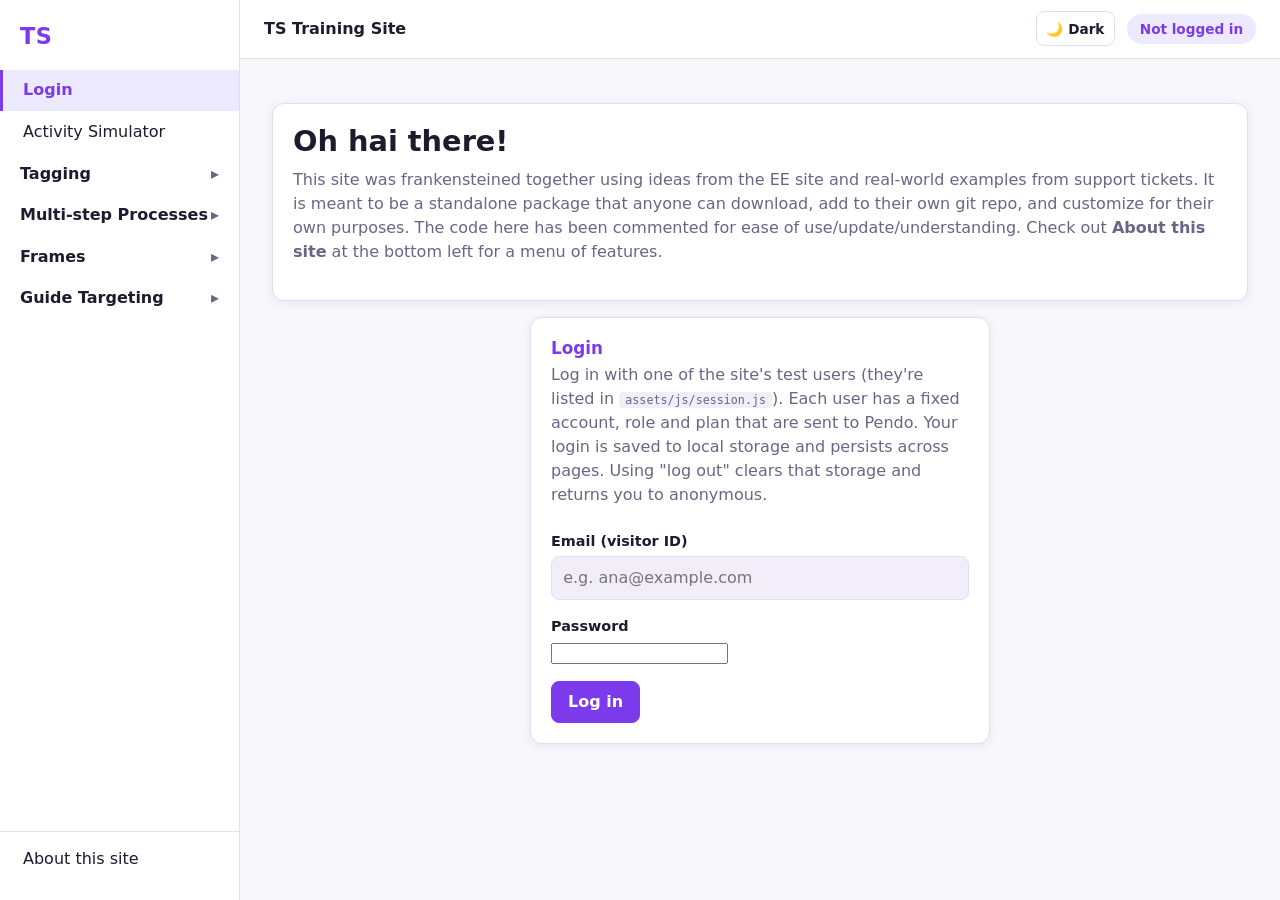
<file: index.html>
<!DOCTYPE html>
<html lang="en">
<head>
  <meta charset="utf-8">
  <meta name="viewport" content="width=device-width, initial-scale=1">

  <!-- Content Security Policy (CSP): a TRAINING setup that breaks Pendo
       guides and the Designer on purpose, while everything else still works.
       Allowed:
         - this site's own files, inline scripts and inline styles
         - the Pendo agent (cdn.pendo.io) and sending analytics (data.pendo.io)
         - Session Replay's web worker (blob:) and the YouTube embed
       Left out on purpose (see Pendo's CSP help article):
         - guide content: content-<SUB_ID>.static.pendo.io and
           pendo-static-<SUB_ID>.storage.googleapis.com
         - the Designer / Visual Design Studio: app.pendo.io
       So page loads are clean, but CSP errors appear in the console when a
       guide tries to show or someone launches the Designer. -->
  <meta http-equiv="Content-Security-Policy" content="default-src 'self'; script-src 'self' 'unsafe-inline' https://cdn.pendo.io; style-src 'self' 'unsafe-inline'; connect-src 'self' https://data.pendo.io; img-src 'self' data: https://data.pendo.io; font-src 'self'; frame-src 'self' https://www.youtube.com; worker-src 'self' blob:">
  <title>TS Training Site</title>

  <!-- Styles for the whole site -->
  <link rel="stylesheet" href="assets/css/style.css">

  <!-- SCRIPTS THAT MUST LOAD FIRST (order matters!):
       config  -> settings (Pendo key)
       theme   -> applies light/dark before the page paints
       session -> reads/writes the logged-in user
       pendo   -> installs Pendo using the settings + session above -->
  <script src="assets/js/config.js"></script>
  <script src="assets/js/theme.js"></script>
  <script src="assets/js/session.js"></script>
  <script src="assets/js/pendo-snippet.js"></script>
</head>
<body>

<!-- =====================================================================
     PAGE FRAME: left nav + (top banner over content).
     The nav and banner are empty here; layout.js fills them in.
     ===================================================================== -->
<div class="app">

  <aside class="sidebar" id="sidebar"></aside>

  <div class="main-col">
    <header class="topbar" id="topbar"></header>

    <main class="content">

      <!-- ===============================================================
           PAGE: LOGIN  (#login)
           The form below saves the user to localStorage (see app.js).
           =============================================================== -->
      <section class="page" data-page="login">
                  <div class="card" id="welcome" style="margin: 1rem 0">
            <h1>Oh hai there!</h1>
            <p class="muted">This site was frankensteined together using ideas from the EE site and real-world examples from support tickets. It is meant to be a standalone package that anyone can download, add to their own git repo, and customize for their own purposes.  The code here has been commented for ease of use/update/understanding. Check out <strong>About this site</strong> at the bottom left for a menu of features.</p>
          </div>  
        <div class="login-box">

          
          <div class="card">
            <h3 class="page-title">Login</h3>
            <p class="page-sub">Log in with one of the site's test users (they're listed in <code>assets/js/session.js</code>). Each user has a fixed account, role and plan that are sent to Pendo. Your login is saved to local storage and persists across pages. Using "log out" clears that storage and returns you to anonymous.</p>

            <form id="login-form">
              <div class="field">
                <label for="login-username">Email (visitor ID)</label>
                <input type="email" id="login-username" required autocomplete="username" placeholder="e.g. ana@example.com">
              </div>
              <div class="field">
                <label for="login-password">Password</label>
                <input type="password" id="login-password" required autocomplete="current-password">
              </div>
              <!-- Shown by app.js when the email or password is wrong -->
              <p class="login-error hidden" id="login-error" role="alert">That email and password don't match a test user.</p>
              <button type="submit" class="btn" id="login-submit">Log in</button>
            </form>

            <!-- Shows what is currently saved in localStorage (filled in by app.js) -->
            <div class="session-box hidden" id="session-info"></div>
          </div>

          <!-- Shown only when no Pendo key has been set in assets/js/config.js (app.js hides it otherwise) -->
          <div class="card hidden" id="no-key-notice" style="margin-top:1rem">
            <h3>Pendo isn't turned on yet</h3>
            <p class="muted">Open <code>assets/js/config.js</code>, paste your Pendo API key in place of <code>YOUR-PENDO-API-KEY</code>, and reload. Find the key in Pendo under Settings &gt; Subscription Settings &gt; App Details &gt; Install Settings. The domain this site is hosted on must also be allowed in your subscription settings.</p>
          </div>
        </div>
      </section>


      <!-- ===============================================================
           PAGE: TAGGING  (#tagging)
           Lots of elements to practice tagging Features in Pendo.
           Each section has a different challenge.
           =============================================================== -->
      <section class="page" data-page="tagging">
        <h1 class="page-title">Tagging Practice</h1>
        <p class="page-sub">Use the Pendo Designer to tag each element. Every section is a slightly different challenge.</p>

        <!-- ---- 1. Easy: elements with ids ---- -->
        <div class="section">
          <h2>1. Easy mode: elements with ids</h2>
          <p class="hint">Each of these has a unique id. Tag them by id.</p>
          <div class="row">
            <button class="btn" id="easy-save">Save</button>
            <button class="btn" id="easy-cancel">Cancel</button>
            <button class="btn btn-outline" id="easy-export">Export</button>
            <a class="btn btn-outline" id="easy-link" href="#tagging">A link</a>
            <button class="btn btn-icon" id="easy-icon" aria-label="Settings">⚙️</button>
          </div>
        </div>

        <!-- ---- 2. Custom attribute ---- -->
        <div class="section">
          <h2>2. Custom attributes</h2>
          <p class="hint">No ids here, but each has a <code>data-pendo-id</code> attribute. Check Pendo's data-attribute settings.</p>
          <div class="row">
            <button class="btn" data-pendo-id="ghost">👻 Ghost</button>
            <button class="btn" data-pendo-id="gamepad">🎮 Gamepad</button>
            <button class="btn" data-pendo-id="coffee">☕ Coffee</button>
            <button class="btn" data-pendo-id="bug">🐛 Bug</button>
          </div>
        </div>

        <!-- ---- 3. Identical elements ---- -->
        <div class="section">
          <h2>3. Identical twins</h2>
          <p class="hint">Same classes, no ids. How do you tag just ONE of them? (Hint: look at their surroundings or their text.)</p>
          <div class="grid">
            <div class="card twin"><div class="pic">🐱</div><h3>We're the same</h3><button class="btn btn-small">Click me</button></div>
            <div class="card twin"><div class="pic">🐱</div><h3>Except for</h3><button class="btn btn-small">Click me</button></div>
            <div class="card twin"><div class="pic">🐱</div><h3>our headings</h3><button class="btn btn-small">Click me</button></div>
          </div>
        </div>

        <!-- ---- 4. Dynamic ids ---- -->
        <div class="section">
          <h2>4. Dynamic ids</h2>
          <p class="hint">These ids are random and change every time you refresh (tagging.js does this). Find another way to target them.</p>
          <div class="row">
            <button class="btn dynamic-id">Random 1</button>
            <button class="btn dynamic-id">Random 2</button>
            <button class="btn dynamic-id">Random 3</button>
          </div>
        </div>

        <!-- ---- 5. Disappearing / appearing ---- -->
        <div class="section">
          <h2>5. Now you see me...</h2>
          <p class="hint">Elements that appear, disappear or only show on hover.</p>
          <div class="row">
            <button class="btn" id="toggle-secret">Toggle secret</button>
            <button class="btn btn-outline" id="vanishing-button">Click me and I vanish</button>
            <span id="late-holder" class="muted">(a button appears here after 4 seconds)</span>
            <div class="hover-menu">
              <button class="btn btn-outline" id="hover-trigger">Hover over me ▾</button>
              <div class="menu-items">
                <button id="hover-item-1">First choice</button>
                <button id="hover-item-2">Second choice</button>
                <button id="hover-item-3">Third choice</button>
              </div>
            </div>
          </div>
          <div class="card hidden" id="secret-box" style="margin-top:1rem">
            <h3>Secret!</h3>
            <button class="btn btn-small" id="secret-button">Tag the button inside the secret</button>
          </div>
        </div>

        <!-- ---- 6. Form elements ---- -->
        <div class="section">
          <h2>6. Form elements</h2>
          <p class="hint">Inputs, checkboxes, radios and dropdowns.</p>
          <div class="card">
            <div class="field">
              <label for="form-name">Name</label>
              <input type="text" id="form-name" placeholder="Your name">
            </div>
            <div class="field">
              <label><input type="checkbox" id="form-newsletter"> Subscribe to the newsletter</label>
              <label><input type="checkbox" id="form-terms"> I agree to the terms</label>
            </div>
            <div class="field">
              <label><input type="radio" name="size" value="s"> Small</label>
              <label><input type="radio" name="size" value="m" checked> Medium</label>
              <label><input type="radio" name="size" value="l"> Large</label>
            </div>
            <div class="field">
              <label for="form-color">Favorite color</label>
              <select id="form-color">
                <option>Purple</option>
                <option>Also purple</option>
                <option>Violet</option>
              </select>
            </div>
            <button class="btn" id="form-submit">Submit</button>
          </div>
        </div>

        <!-- ---- 7. Tabs, accordions ---- -->
        <div class="section">
          <h2>7. Tabs and accordions</h2>
          <p class="hint">Tabs swap content in place. The URL never changes.</p>
          <div class="card">
            <div class="tabs">
              <button class="tab active" data-tab="one">Tab One</button>
              <button class="tab" data-tab="two">Tab Two</button>
              <button class="tab" data-tab="three">Tab Three</button>
            </div>
            <div class="tab-panel active" data-panel="one"><p>Panel one.</p><button class="btn btn-small" id="panel-one-btn">Button in one</button></div>
            <div class="tab-panel" data-panel="two"><p>Panel two.</p><button class="btn btn-small" id="panel-two-btn">Button in two</button></div>
            <div class="tab-panel" data-panel="three"><p>Panel three.</p><button class="btn btn-small" id="panel-three-btn">Button in three</button></div>
          </div>
          <div style="margin-top:1rem">
            <details><summary>Accordion item A</summary><p>Hidden content A.</p><button class="btn btn-small">Button A</button></details>
            <details><summary>Accordion item B</summary><p>Hidden content B.</p><button class="btn btn-small">Button B</button></details>
          </div>
        </div>

        <!-- ---- 8. Counter ---- -->
        <div class="section">
          <h2>8. Click it a lot</h2>
          <p class="hint">Good for checking that Pendo counts every click.</p>
          <div class="row">
            <button class="btn" id="counter-btn">Click counter</button>
            <span>Clicks: <strong id="counter-value">0</strong></span>
          </div>
        </div>

        <!-- ---- 9. Shadow DOM ---- -->
        <div class="section">
          <h2>9. Shadow DOM</h2>
          <p class="hint">The button below lives inside a shadow root (tagging.js builds it).</p>
          <div id="shadow-host"></div>
        </div>

        <!-- ---- 10. Track events ---- -->
        <div class="section">
          <h2>10. Track events (not clicks)</h2>
          <p class="hint">These send custom <code>pendo.track()</code> events. Open the browser console to see them logged.</p>
          <div class="grid">
            <div class="card">
              <h3>Search + Enter</h3>
              <input type="search" id="search-input" placeholder="Type, then press Enter">
            </div>
            <div class="card">
              <h3>Choose a flavor</h3>
              <select id="flavor-select">
                <option value="">Pick one...</option>
                <option>Grape</option>
                <option>Lavender</option>
                <option>Plain (boring)</option>
              </select>
            </div>
          </div>
        </div>

        <!-- ---- 11. Repeated table rows ---- -->
        <div class="section">
          <h2>11. Repeated rows</h2>
          <p class="hint">Every row has the same Edit / Delete buttons. Tag "Delete" for ONE row only, then try tagging it for ALL rows. (Delete really removes the row; refresh to get it back.)</p>
          <table class="table" id="people-table">
            <thead><tr><th>Name</th><th>Team</th><th>Actions</th></tr></thead>
            <tbody>
              <tr><td>Ada</td><td>Support</td><td><button class="btn btn-small row-edit">Edit</button> <button class="btn btn-small btn-outline row-delete">Delete</button></td></tr>
              <tr><td>Grace</td><td>Engineering</td><td><button class="btn btn-small row-edit">Edit</button> <button class="btn btn-small btn-outline row-delete">Delete</button></td></tr>
              <tr><td>Linus</td><td>Engineering</td><td><button class="btn btn-small row-edit">Edit</button> <button class="btn btn-small btn-outline row-delete">Delete</button></td></tr>
              <tr><td>Margaret</td><td>Success</td><td><button class="btn btn-small row-edit">Edit</button> <button class="btn btn-small btn-outline row-delete">Delete</button></td></tr>
            </tbody>
          </table>
        </div>

        <!-- ---- 12. Nested click targets ---- -->
        <div class="section">
          <h2>12. Click the child, tag the parent</h2>
          <p class="hint">Each button contains smaller elements. Click different parts and watch the log below (tagging.js prints the element that was actually clicked). Pendo has to decide which one to tag.</p>
          <div class="row">
            <button class="btn" id="nested-btn"><span class="nested-icon">📦</span> <span class="nested-label"><strong>Ship</strong> it</span></button>
            <div class="card nested-card" id="nested-card"><span>Whole card is clickable</span> <em>(even this part)</em></div>
          </div>
          <p class="muted" style="margin-top:.75rem">Last click: <code id="nested-log">nothing yet</code></p>
        </div>

        <!-- ---- 13. SVG and icon-only buttons ---- -->
        <div class="section">
          <h2>13. SVG and icon-only elements</h2>
          <p class="hint">No text to match on. Clicks may land on the <code>&lt;svg&gt;</code> or the <code>&lt;path&gt;</code> inside it.</p>
          <div class="row">
            <button class="btn btn-icon" aria-label="Favorite">
              <svg width="22" height="22" viewBox="0 0 24 24" fill="currentColor"><path d="M12 21s-7-4.6-9.5-9A5.5 5.5 0 0 1 12 6a5.5 5.5 0 0 1 9.5 6c-2.5 4.4-9.5 9-9.5 9z"/></svg>
            </button>
            <button class="btn btn-icon" aria-label="Star">
              <svg width="22" height="22" viewBox="0 0 24 24" fill="currentColor"><path d="M12 2l3 7 7 .6-5.3 4.8 1.6 7.1L12 17.8 5.7 21.5l1.6-7.1L2 9.6 9 9z"/></svg>
            </button>
            <button class="btn btn-icon" aria-label="Add">
              <svg width="22" height="22" viewBox="0 0 24 24" fill="none" stroke="currentColor" stroke-width="2.5"><path d="M12 5v14M5 12h14"/></svg>
            </button>
            <span class="muted">Clicking an emoji span also works:</span>
            <span class="emoji-click" id="emoji-click" role="button" tabindex="0">🎉</span>
          </div>
        </div>

        <!-- ---- 14. Links ---- -->
        <div class="section">
          <h2>14. Links</h2>
          <p class="hint">Same look, different <code>href</code>s. Tag by href, text or position.</p>
          <ul class="link-list">
            <li><a href="#tagging">Link to this page</a></li>
            <li><a href="#guides-modals">Link to Modals &amp; Banners</a></li>
            <li><a href="frames.html">Link to a real other page</a></li>
            <li><a href="https://www.pendo.io" target="_blank" rel="noopener">External link (new tab)</a></li>
            <li><a href="#tagging" class="link-same">Same text</a> · <a href="#guides-targets" class="link-same">Same text</a></li>
          </ul>
        </div>

        <!-- ---- 15. More inputs ---- -->
        <div class="section">
          <h2>15. More inputs</h2>
          <p class="hint">Toggle switch, slider, date, textarea and file picker.</p>
          <div class="card">
            <div class="field">
              <label class="switch"><input type="checkbox" id="switch-dark-alerts"> <span class="switch-track"></span> Enable alerts</label>
            </div>
            <div class="field">
              <label for="slider">Volume: <strong id="slider-value">50</strong></label>
              <input type="range" id="slider" min="0" max="100" value="50">
            </div>
            <div class="field"><label for="date-input">Pick a date</label><input type="date" id="date-input"></div>
            <div class="field"><label for="notes">Notes</label><textarea id="notes" rows="3" placeholder="Type something..."></textarea></div>
            <div class="field"><label for="file-input">Upload a file</label><input type="file" id="file-input"></div>
          </div>
        </div>
      </section>


      <!-- ===============================================================
           PAGE: GUIDES - MODALS & BANNERS  (#guides-modals)
           Things that pop up, so you have something to attach guides to.
           =============================================================== -->
      <section class="page" data-page="guides-modals">
        <h1 class="page-title">Guides: Modals &amp; Banners</h1>
        <p class="page-sub">Pop-ups and strips you can target with guides (or use to test guides appearing alongside them).</p>

        <div class="section">
          <h2>Regular modals</h2>
          <p class="hint">Ordinary overlay modals built from a <code>&lt;div&gt;</code> and a z-index. Modal #1 has a Next button that swaps to modal #2 (and Back swaps back). They are never open at the same time.</p>
          <button class="btn" id="open-modal-1">Open modal</button>
        </div>

        <div class="section">
          <h2>Top-layer modal</h2>
          <p class="hint">This one is a native <code>&lt;dialog&gt;</code> opened with <code>showModal()</code>. The browser puts it in the <em>top layer</em>, above everything on the page regardless of z-index, so it behaves differently from the regular modals when a guide tries to appear over it.</p>
          <button class="btn" id="open-top-layer">Open top-layer modal</button>
        </div>

        <div class="section">
          <h2>Banner slot</h2>
          <p class="hint">An empty area at the top of a page is a classic guide target.</p>
          <div class="banner-slot" id="banner-slot">
            <div class="card hidden" id="sample-banner">
              <strong>📣 Maintenance tonight at 10pm.</strong>
              <button class="btn btn-small btn-outline" id="banner-dismiss">Dismiss</button>
            </div>
            <span class="muted">(banner area)</span>
          </div>
          <div class="row" style="margin-top:.75rem">
            <button class="btn btn-outline" id="toggle-banner">Show / hide banner</button>
          </div>
        </div>

        <div class="section">
          <h2>Toast</h2>
          <button class="btn btn-outline" id="show-toast">Show a toast</button>
        </div>
      </section>


      <!-- ===============================================================
           PAGE: GUIDES - TOOLTIP TARGETS  (#guides-targets)
           A spread of elements in different positions so tooltips,
           arrows and badges can point at them.
           =============================================================== -->
      <section class="page" data-page="guides-targets">
        <h1 class="page-title">Guides: Tooltip Targets</h1>
        <p class="page-sub">Elements spread around the page for tooltip guides to point at from different directions.</p>

        <div class="section">
          <div class="row" style="justify-content:space-between">
            <button class="btn" id="target-top-left">Top left</button>
            <span class="row">
              <button class="btn btn-icon" id="bell-btn" aria-label="Notifications">🔔 <span class="badge" id="bell-count">3</span></button>
              <button class="btn btn-outline btn-small" id="bell-reset">Reset badge</button>
            </span>
            <button class="btn" id="target-top-right">Top right</button>
          </div>
        </div>

        <div class="section">
          <div class="grid">
            <div class="card"><h3>New feature</h3><p>A card with a heading <span class="badge">NEW</span></p><button class="btn btn-small" id="target-card-1">Try it</button></div>
            <div class="card"><h3>Another card</h3><p>A card without a badge.</p><button class="btn btn-small" id="target-card-2">Try it</button></div>
            <div class="card"><h3>Third card</h3><p>Nothing special here.</p><button class="btn btn-small" id="target-card-3">Try it</button></div>
          </div>
        </div>

        <div class="section" style="margin-top:6rem">
          <div class="row" style="justify-content:center">
            <button class="btn" id="target-bottom">Lower down the page</button>
          </div>
        </div>
      </section>


      <!-- ===============================================================
           PAGES: MULTI-STEP PROCESS  (#process-1, #process-2, #process-3)
           A fake 3-step flow. Each step has its own URL, so it's a good
           base for a walkthrough guide that crosses pages.
           (Navigation is handled by the data-goto buttons in app.js.)
           =============================================================== -->
      <section class="page" data-page="process-1">
        <h1 class="page-title">New Project Setup</h1>
        <p class="page-sub">A pretend 3-step wizard.</p>
        <div class="steps"><div class="step current">1. Details</div><div class="step">2. Settings</div><div class="step">3. Review</div></div>
        <div class="card">
          <div class="field"><label for="project-name">Project name</label><input type="text" id="project-name" placeholder="My project"></div>
          <div class="field"><label for="project-desc">Description</label><textarea id="project-desc" rows="3"></textarea></div>
          <button class="btn" id="step-1-next" data-goto="process-2">Next →</button>
        </div>
      </section>

      <section class="page" data-page="process-2">
        <h1 class="page-title">New Project Setup</h1>
        <p class="page-sub">Step 2 of 3</p>
        <div class="steps"><div class="step done">1. Details</div><div class="step current">2. Settings</div><div class="step">3. Review</div></div>
        <div class="card">
          <div class="field"><label><input type="checkbox" id="setting-notify" checked> Send me email updates</label></div>
          <div class="field"><label for="setting-visibility">Visibility</label>
            <select id="setting-visibility"><option>Private</option><option>Team</option><option>Public</option></select></div>
          <div class="row">
            <button class="btn btn-outline" id="step-2-back" data-goto="process-1">← Back</button>
            <button class="btn" id="step-2-next" data-goto="process-3">Next →</button>
          </div>
        </div>
      </section>

      <section class="page" data-page="process-3">
        <h1 class="page-title">New Project Setup</h1>
        <p class="page-sub">Step 3 of 3</p>
        <div class="steps"><div class="step done">1. Details</div><div class="step done">2. Settings</div><div class="step current">3. Review</div></div>
        <div class="card">
          <p>Everything look good?</p>
          <div class="row">
            <button class="btn btn-outline" id="step-3-back" data-goto="process-2">← Back</button>
            <button class="btn" id="process-finish">Finish</button>
          </div>
          <p class="hidden" id="process-done" style="margin-top:1rem"><strong>🎉 Project created!</strong>
            <a href="frames.html">Now go see the frames page →</a></p>
        </div>
      </section>


      <!-- ===============================================================
           PAGE: GUIDES - DUPLICATE DOM  (#guides-dupes)
           Some real sites keep TWO copies of the same UI in the page (one
           per theme, per user setting, or left over from sloppy SPA code)
           and only show one. Guide targeting gets confused when the FIRST
           match in the HTML is the invisible copy.

           Every case below has two copies inside a ".dup-block":
             - copy 1 comes first in the HTML and starts HIDDEN
             - copy 2 comes second and starts VISIBLE
           A "Switch" button (see guides.js, "DUPLICATE DOM") swaps them.
           data-hide on each block says HOW the hidden copy is hidden.
           =============================================================== -->
      <section class="page" data-page="guides-dupes">
        <h1 class="page-title">Guides: Duplicate DOM</h1>
        <p class="page-sub">The same element exists twice, but only one copy is visible at a time. Target the visible one, then press Switch and see if the guide follows.</p>

        <!-- ---- Case A: display: none, duplicate ids and classes ---- -->
        <div class="section">
          <h2>A. Per-theme copies (<code>display: none</code>)</h2>
          <p class="hint">Both copies share the SAME id (<code>dup-save-a</code>), classes and text. Invalid HTML, but very common in the wild. The first one in the page is hidden.</p>
          <div class="dup-block" data-hide="display">
            <div class="dup-stack">
              <div class="dup-copy" data-copy="1"><div class="card"><h3>Account settings</h3><p>Copy 1 · first in the DOM</p><button class="btn dup-save" id="dup-save-a">Save changes</button></div></div>
              <div class="dup-copy active" data-copy="2"><div class="card"><h3>Account settings</h3><p>Copy 2 · second in the DOM</p><button class="btn dup-save" id="dup-save-a">Save changes</button></div></div>
            </div>
            <div class="row dup-controls">
              <button class="btn btn-outline btn-small dup-toggle">Switch copies</button>
              <span class="muted dup-status"></span>
              <span class="muted dup-log"></span>
            </div>
          </div>
        </div>

        <!-- ---- Case B: visibility: hidden, no ids ---- -->
        <div class="section">
          <h2>B. Per-setting copies (<code>visibility: hidden</code>)</h2>
          <p class="hint">No ids at all. The hidden copy still takes up space (stacked in the same spot) so the page layout never shifts.</p>
          <div class="dup-block" data-hide="visibility">
            <div class="dup-stack">
              <div class="dup-copy" data-copy="1"><div class="card"><h3>Invite a teammate</h3><p>Copy 1 · first in the DOM</p><button class="btn dup-save">Send invite</button></div></div>
              <div class="dup-copy active" data-copy="2"><div class="card"><h3>Invite a teammate</h3><p>Copy 2 · second in the DOM</p><button class="btn dup-save">Send invite</button></div></div>
            </div>
            <div class="row dup-controls">
              <button class="btn btn-outline btn-small dup-toggle">Switch copies</button>
              <span class="muted dup-status"></span>
              <span class="muted dup-log"></span>
            </div>
          </div>
        </div>

        <!-- ---- Case C: opacity: 0 (sloppy SPA leftovers) ---- -->
        <div class="section">
          <h2>C. Leftover "previous view" (<code>opacity: 0</code>)</h2>
          <p class="hint">Mimics an SPA that keeps the old view in the page and just fades it out. An <code>opacity: 0</code> element still occupies space and still exists for DOM queries, so it's the sneakiest one.</p>
          <div class="dup-block" data-hide="opacity">
            <div class="dup-stack">
              <div class="dup-copy" data-copy="1"><div class="card"><h3>Export report</h3><p>Copy 1 · first in the DOM</p><button class="btn dup-save">Export</button></div></div>
              <div class="dup-copy active" data-copy="2"><div class="card"><h3>Export report</h3><p>Copy 2 · second in the DOM</p><button class="btn dup-save">Export</button></div></div>
            </div>
            <div class="row dup-controls">
              <button class="btn btn-outline btn-small dup-toggle">Switch copies</button>
              <span class="muted dup-status"></span>
              <span class="muted dup-log"></span>
            </div>
          </div>
        </div>
      </section>


      <!-- ===============================================================
           PAGE: GUIDES - WIDGETS  (#guides-widgets)
           Things that float, stay put, collect feedback, or need scrolling.
           =============================================================== -->
      <section class="page" data-page="guides-widgets">
        <h1 class="page-title">Guides: Widgets &amp; Feedback</h1>
        <p class="page-sub">A floating help launcher, a consent bar, a rating form and a long page to scroll.</p>

        <div class="section">
          <h2>What's new</h2>
          <p class="hint">A list with badges. Good for a "what's new" announcement guide.</p>
          <div class="card">
            <p><span class="badge">NEW</span> Dark mode is here. <a href="#guides-widgets" id="whats-new-1">Learn more</a></p>
            <p><span class="badge">NEW</span> Faster exports. <a href="#guides-widgets" id="whats-new-2">Learn more</a></p>
            <p><span class="badge">BETA</span> Shared dashboards. <a href="#guides-widgets" id="whats-new-3">Learn more</a></p>
          </div>
        </div>

        <div class="section">
          <h2>Rate your experience</h2>
          <p class="hint">Click a star, add a comment, send it. A "thank you" replaces the form. Sends a <code>pendo.track</code> event.</p>
          <div class="card" id="feedback-card">
            <div class="stars" id="stars" role="radiogroup" aria-label="Rating">
              <button class="star" data-value="1" aria-label="1 star">★</button>
              <button class="star" data-value="2" aria-label="2 stars">★</button>
              <button class="star" data-value="3" aria-label="3 stars">★</button>
              <button class="star" data-value="4" aria-label="4 stars">★</button>
              <button class="star" data-value="5" aria-label="5 stars">★</button>
            </div>
            <div class="field" style="margin-top:.75rem"><label for="feedback-text">Anything else?</label><textarea id="feedback-text" rows="2"></textarea></div>
            <button class="btn" id="feedback-submit">Send feedback</button>
            <p class="hidden" id="feedback-thanks"><strong>Thank you!</strong></p>
          </div>
        </div>

        <div class="section">
          <h2>Scroll down</h2>
          <p class="hint">A tall spacer, then a target at the very bottom. For testing guides that wait for scrolling.</p>
          <div class="scroll-spacer">⬇ keep scrolling ⬇</div>
          <button class="btn" id="bottom-target">You made it</button>
        </div>

        <!-- Floating help launcher: fixed to the bottom-right corner of the window -->
        <button class="launcher" id="launcher-btn" aria-label="Open help">?</button>
        <div class="launcher-panel hidden" id="launcher-panel">
          <h3>How can we help?</h3>
          <button class="btn btn-outline btn-small" id="launcher-item-1">Getting started</button>
          <button class="btn btn-outline btn-small" id="launcher-item-2">Keyboard shortcuts</button>
          <button class="btn btn-outline btn-small" id="launcher-item-3">Contact us</button>
        </div>

        <!-- Consent-style bar: stuck to the bottom of the window until dismissed -->
        <div class="consent-bar" id="consent-bar">
          <span>We use cookies (not really). Pretend this is a consent banner.</span>
          <button class="btn btn-small" id="consent-accept">Accept</button>
          <button class="btn btn-small btn-outline" id="consent-decline">Decline</button>
        </div>
      </section>


      <!-- ===============================================================
           PAGE: GUIDES - SCROLL TO REVEAL  (#guides-reveal)
           Like Scroll Targets, but each target is NOT VISIBLE (per Pendo's
           rules) until you scroll it into view. Pendo treats an element as
           not visible if it has any of:
               visibility: hidden   |   opacity: 0   |   display: none
           Each case below uses one of them. The target is always in the
           HTML; guides.js reveals it once its holder scrolls into view.
           Each target sits inside a ".reveal-holder" that keeps its space
           in the layout (a display:none element would otherwise take none).
           =============================================================== -->
      <section class="page" data-page="guides-reveal">
        <h1 class="page-title">Guides: Scroll to Reveal</h1>
        <p class="page-sub">The targets exist in the page but are hidden until you scroll to them. Can your guide wait for them to become visible?</p>

        <div class="section">
          <h2>How it works</h2>
          <p class="hint">Scroll down. When a holder is fully on screen, its button switches from hidden to visible. The status text under each one shows the current state. "Reset all" hides them again.</p>
          <button class="btn btn-outline" id="reveal-reset">Reset all</button>
        </div>

        <div class="scroll-filler" data-filler="25"></div>

        <!-- ---- Case A: visibility: hidden ---- -->
        <div class="section">
          <h2>A. <code>visibility: hidden</code></h2>
          <div class="reveal-holder">
            <button class="btn reveal-target" id="reveal-visibility" data-hide="visibility">Revealed (was visibility: hidden)</button>
          </div>
          <p class="muted reveal-status" data-for="reveal-visibility"></p>
        </div>

        <div class="scroll-filler" data-filler="25"></div>

        <!-- ---- Case B: opacity: 0 ---- -->
        <div class="section">
          <h2>B. <code>opacity: 0</code></h2>
          <div class="reveal-holder">
            <button class="btn reveal-target" id="reveal-opacity" data-hide="opacity">Revealed (was opacity: 0)</button>
          </div>
          <p class="muted reveal-status" data-for="reveal-opacity"></p>
        </div>

        <div class="scroll-filler" data-filler="25"></div>

        <!-- ---- Case C: display: none ---- -->
        <div class="section">
          <h2>C. <code>display: none</code></h2>
          <div class="reveal-holder">
            <button class="btn reveal-target" id="reveal-display" data-hide="display">Revealed (was display: none)</button>
          </div>
          <p class="muted reveal-status" data-for="reveal-display"></p>
        </div>

        <div class="scroll-filler" data-filler="25"></div>

        <!-- ---- Case D: hidden inside a scrolling box ---- -->
        <div class="section">
          <h2>D. Inside a scrolling box (<code>opacity: 0</code>)</h2>
          <p class="hint">Revealed only when scrolled into view <em>inside the box</em>.</p>
          <div class="scroll-box">
            <div class="scroll-filler" data-filler="12"></div>
            <div class="reveal-holder">
              <button class="btn reveal-target" id="reveal-in-box" data-hide="opacity">Revealed in the box</button>
            </div>
          </div>
          <p class="muted reveal-status" data-for="reveal-in-box"></p>
        </div>

        <div class="scroll-filler" data-filler="10"></div>
      </section>


      <!-- ===============================================================
           PAGE: GUIDES - SCROLL TARGETS  (#guides-scroll)
           For testing guides whose target is OUTSIDE the visible area and
           only comes into view after scrolling. Three cases:
             A. the whole page scrolls
             B. a box inside the page scrolls
             C. a strip scrolls sideways
           The filler text is added by guides.js (look for "SCROLL FILLER").
           =============================================================== -->
      <section class="page" data-page="guides-scroll">
        <h1 class="page-title">Guides: Scroll Targets</h1>
        <p class="page-sub">Each case below hides its target out of view. Does your guide find it, scroll to it, and point at it correctly?</p>

        <!-- ---- Case A: page-level scroll ---- -->
        <div class="section">
          <h2>A. Far down the page</h2>
          <p class="hint">The target is a button at the very bottom of this page, thousands of pixels below the top. Scroll, or use the button.</p>
          <div class="row">
            <button class="btn btn-outline" id="scroll-jump-bottom">Jump to the bottom</button>
          </div>
        </div>

        <!-- Filler: many paragraphs to push the target far away -->
        <div class="scroll-filler" data-filler="40"></div>

        <!-- ---- Case B: scrolling box ---- -->
        <div class="section">
          <h2>B. Inside a scrolling box</h2>
          <p class="hint">This box has its own scrollbar. The target is at the bottom of the box, so the box itself has to scroll before the target is visible.</p>
          <div class="scroll-box" id="scroll-box">
            <div class="scroll-filler" data-filler="15"></div>
            <button class="btn" id="scroll-box-target">Target at the bottom of the box</button>
          </div>
        </div>

        <!-- ---- Case C: sideways scroll ---- -->
        <div class="section">
          <h2>C. Off to the right</h2>
          <p class="hint">A strip that scrolls sideways. The target is far off the right edge.</p>
          <div class="scroll-strip" id="scroll-strip">
            <div class="strip-inner">
              <div class="strip-filler">⬅ scroll sideways ➡</div>
              <button class="btn" id="scroll-strip-target">Target at the far right</button>
            </div>
          </div>
        </div>

        <!-- More filler so Case A's target really is far from everything else -->
        <div class="scroll-filler" data-filler="40"></div>

        <!-- ---- Case A target: the very bottom ---- -->
        <div class="section">
          <h2>The bottom of the page</h2>
          <div class="row">
            <button class="btn" id="scroll-bottom-target">Target at the bottom of the page</button>
            <button class="btn btn-outline" id="scroll-jump-top">Back to top</button>
          </div>
        </div>
      </section>

      <!-- ===============================================================
           MULTI-STEP PROCESS: CHECKOUT  (#checkout-shop, -cart, -shipping,
           -payment, -review, -done)
           A mock store. Everything here is fake: no real payments happen.
           The product list, cart and step bar are drawn by checkout.js;
           the cart is kept in localStorage so it survives a reload.
           =============================================================== -->

      <!-- Step 0: the shop -->
      <section class="page" data-page="checkout-shop">
        <div class="row" style="justify-content:space-between">
          <div>
            <h1 class="page-title">TS Shop</h1>
            <p class="page-sub">Add a few things to your cart, then check out. Nothing here is real.</p>
          </div>
          <button class="btn btn-outline" id="shop-cart-btn" data-goto="checkout-cart">🛒 Cart (<span class="cart-count">0</span>)</button>
        </div>
        <!-- Product cards are added here by checkout.js -->
        <div class="grid product-grid" id="product-grid"></div>
      </section>

      <!-- Step 1: the cart -->
      <section class="page" data-page="checkout-cart">
        <h1 class="page-title">Your Cart</h1>
        <div class="steps" data-steps="cart"></div>
        <div class="checkout-layout">
          <div class="card" id="cart-items"></div>
          <div class="card" id="cart-summary-box">
            <h3>Order summary</h3>
            <div class="field promo-field">
              <label for="promo-input">Promo code</label>
              <div class="row"><input type="text" id="promo-input" placeholder="Try PURPLE10"><button class="btn btn-outline btn-small" id="promo-apply">Apply</button></div>
              <p class="muted" id="promo-msg"></p>
            </div>
            <div class="summary" data-summary></div>
            <div class="row" style="margin-top:1rem">
              <button class="btn btn-outline" id="cart-continue" data-goto="checkout-shop">← Keep shopping</button>
              <button class="btn" id="cart-checkout">Checkout →</button>
            </div>
          </div>
        </div>
      </section>

      <!-- Step 2: shipping -->
      <section class="page" data-page="checkout-shipping">
        <h1 class="page-title">Shipping</h1>
        <div class="steps" data-steps="shipping"></div>
        <form class="card" id="shipping-form">
          <div class="field"><label for="ship-name">Full name</label><input type="text" id="ship-name" required></div>
          <div class="field"><label for="ship-address">Street address</label><input type="text" id="ship-address" required></div>
          <div class="row">
            <div class="field" style="flex:2"><label for="ship-city">City</label><input type="text" id="ship-city" required></div>
            <div class="field" style="flex:1"><label for="ship-zip">ZIP</label><input type="text" id="ship-zip" required></div>
          </div>
          <div class="field">
            <label>Shipping method</label>
            <label><input type="radio" name="ship-method" value="standard" checked> Standard (3-5 days) · $5, free over $75</label>
            <label><input type="radio" name="ship-method" value="express"> Express (1-2 days) · $15</label>
          </div>
          <div class="row">
            <button type="button" class="btn btn-outline" id="ship-back" data-goto="checkout-cart">← Back</button>
            <button type="submit" class="btn" id="ship-next">Continue to payment →</button>
          </div>
        </form>
      </section>

      <!-- Step 3: payment (fake form; nothing is saved or sent anywhere) -->
      <section class="page" data-page="checkout-payment">
        <h1 class="page-title">Payment</h1>
        <div class="steps" data-steps="payment"></div>
        <form class="card" id="payment-form">
          <p class="muted"><strong>This is a mock form.</strong> Don't type a real card number. Any made-up digits will do, and nothing is stored or sent.</p>
          <div class="field">
            <label><input type="radio" name="pay-method" value="card" checked> Credit card</label>
            <label><input type="radio" name="pay-method" value="invoice"> Pay by invoice</label>
          </div>
          <div id="card-fields">
            <div class="field"><label for="pay-name">Name on card</label><input type="text" id="pay-name" required></div>
            <div class="field"><label for="pay-number">Card number</label><input type="text" id="pay-number" inputmode="numeric" placeholder="0000 0000 0000 0000" required></div>
            <div class="row">
              <div class="field" style="flex:1"><label for="pay-exp">Expiry</label><input type="text" id="pay-exp" placeholder="MM/YY" required></div>
              <div class="field" style="flex:1"><label for="pay-cvc">CVC</label><input type="text" id="pay-cvc" inputmode="numeric" placeholder="123" required></div>
            </div>
          </div>
          <div class="row">
            <button type="button" class="btn btn-outline" id="pay-back" data-goto="checkout-shipping">← Back</button>
            <button type="submit" class="btn" id="pay-next">Review order →</button>
          </div>
        </form>
      </section>

      <!-- Step 4: review -->
      <section class="page" data-page="checkout-review">
        <h1 class="page-title">Review &amp; Place Order</h1>
        <div class="steps" data-steps="review"></div>
        <div class="checkout-layout">
          <div class="card">
            <h3>Items</h3>
            <div id="review-items"></div>
            <h3 style="margin-top:1rem">Ship to</h3>
            <p id="review-address" class="muted"></p>
          </div>
          <div class="card">
            <h3>Order summary</h3>
            <div class="summary" data-summary></div>
            <div class="row" style="margin-top:1rem">
              <button class="btn btn-outline" id="review-back" data-goto="checkout-payment">← Back</button>
              <button class="btn" id="place-order">Place order</button>
            </div>
          </div>
        </div>
      </section>

      <!-- Done -->
      <section class="page" data-page="checkout-done">
        <div class="card" style="max-width:520px;margin:1rem auto;text-align:center">
          <div style="font-size:3rem">🎉</div>
          <h1 class="page-title">Thanks for your order!</h1>
          <p>Order <strong id="done-order">NV-000000</strong> is on its way.</p>
          <p class="muted">Total charged: <strong id="done-total">$0.00</strong></p>
          <button class="btn" id="done-again" data-goto="checkout-shop">Shop again</button>
        </div>
      </section>


      <!-- ===============================================================
           PAGE: AI AGENT  (#agent)
           A pretend chat assistant. There's no real AI: agent.js picks a
           canned reply by keyword and "types" it out. The markup is built
           the way real agent UIs usually are (message list, input,
           per-message actions) so there's plenty to tag.
           =============================================================== -->
      <section class="page" data-page="agent">
        <h1 class="page-title">AI Agent</h1>
        <p class="page-sub">A mock assistant to practice tagging a chat experience. Try "hello", "how do I tag a button?", or "what's a guide?".</p>

        <div class="chat" id="agent-chat">
          <div class="chat-header">
            <div class="chat-avatar">✨</div>
            <div>
              <strong>fAIke Assistant</strong><br>
              <span class="muted" id="agent-status">Online</span>
            </div>
            <span class="spacer" style="flex:1"></span>
            <button class="btn btn-outline btn-small" id="agent-new-chat">New chat</button>
          </div>

          <!-- Messages are added here by agent.js -->
          <div class="chat-log" id="chat-log" role="log" aria-live="polite"></div>

          <!-- Click-to-send suggestions -->
          <div class="chat-suggestions" id="chat-suggestions">
            <button class="chip">Hello</button>
            <button class="chip">How do I tag a button?</button>
            <button class="chip">What's a guide?</button>
            <button class="chip">Tell me a joke</button>
          </div>

          <form class="chat-form" id="chat-form">
            <textarea id="chat-input" rows="1" placeholder="Ask the assistant anything..." aria-label="Message"></textarea>
            <button type="submit" class="btn" id="chat-send">Send</button>
          </form>
        </div>
      </section>


      <!-- ===============================================================
           PAGE: GUIDES - DATA TABLE  (#guides-table)
           A data grid with: sortable columns (click a header), reorderable
           columns (drag a header, or use the Columns menu), show/hide
           columns, search, and per-row icon buttons. All drawn by table.js.
           The three action buttons on every row are deliberately
           identical: same class, no id, no text, just an icon.
           =============================================================== -->
      <section class="page" data-page="guides-table">
        <h1 class="page-title">Guides: Data Table</h1>
        <p class="page-sub">Click a header to sort. Drag headers to reorder them. Use <strong>Columns</strong> to show, hide or move columns. The icon buttons on each row are pencil (edit), copy and trash.</p>

        <div class="row table-toolbar">
          <input type="search" id="table-search" placeholder="Search rows..." aria-label="Search rows" style="max-width:260px">
          <div class="menu-anchor">
            <button class="btn btn-outline" id="columns-btn">Columns ▾</button>
            <div class="popover hidden" id="columns-menu"></div>
          </div>
          <button class="btn btn-outline" id="table-reset">Reset table</button>
        </div>

        <div class="table-wrap">
          <table class="table data-table" id="data-table"></table>
        </div>
      </section>

      <!-- ===============================================================
           PAGE: ACTIVITY SIMULATOR  (#simulator)
           Controls for simulator.js: pick scenarios, how many fake visitors,
           how many times through, and how fast. Everything it does is real
           clicking on the real pages, so Pendo records it like any visitor.
           =============================================================== -->
      <section class="page" data-page="simulator">
        <h1 class="page-title">Activity Simulator</h1>
        <p class="page-sub">Generate visitor activity automatically: clicks, page loads, form fills and logins. Keep this tab open while it runs. The scenarios live in <code>assets/js/scenarios.js</code>.</p>

        <div class="card hidden" id="sim-no-key" style="margin-bottom:1rem">
          <strong>Pendo isn't turned on yet</strong>
          <span class="muted"> The simulator will still click around, but nothing will be recorded until you add your key in <code>assets/js/config.js</code>.</span>
        </div>

        <form class="card" id="sim-form" onsubmit="return false">
          <h3>1. Scenarios</h3>
          <div id="sim-scenarios" class="sim-options"></div>

          <h3 style="margin-top:1.25rem">2. Options</h3>
          <div class="field">
            <label><input type="radio" name="sim-mode" value="generate" checked> Generate fake visitors (logs each one in and out with the real login form, names start with <code>sim-</code>)</label>
            <label><input type="radio" name="sim-mode" value="current"> Just use the visitor I'm logged in as</label>
          </div>
          <div class="row">
            <div class="field"><label for="sim-visitors">Visitors</label><input type="number" id="sim-visitors" min="1" max="100" value="3" style="width:6rem"></div>
            <div class="field"><label for="sim-loops">Times through</label><input type="number" id="sim-loops" min="1" max="100" value="1" style="width:6rem"></div>
            <div class="field"><label for="sim-first">First visitor #</label><input type="number" id="sim-first" min="0" value="0" style="width:6rem"></div>
            <div class="field"><label for="sim-speed">Speed</label>
              <select id="sim-speed"><option value="fast">Fast</option><option value="normal" selected>Normal</option><option value="slow">Slow</option></select></div>
          </div>
          <p class="muted">"First visitor #" picks which fake people are used. The same numbers always give the same people, so raise it to get brand-new visitors.</p>

          <div class="row">
            <button type="button" class="btn" id="sim-start">▶ Start</button>
            <button type="button" class="btn btn-outline" id="sim-stop" disabled>■ Stop</button>
            <button type="button" class="btn btn-outline" id="sim-clear">Clear log</button>
            <strong id="sim-status">Not running.</strong>
          </div>
        </form>

        <div class="card" style="margin-top:1rem">
          <h3>Log</h3>
          <pre class="sim-log" id="sim-log"></pre>
        </div>

        <div class="card" style="margin-top:1rem">
          <h3>Share or automate this run</h3>
          <p class="muted">A link that starts this run by itself when opened, and the matching command for the unattended runner in the <code>automation</code> folder.</p>
          <div class="field"><label for="sim-link">Link</label>
            <div class="row"><input type="text" id="sim-link" readonly style="flex:1"><button type="button" class="btn btn-outline btn-small" data-copy-from="sim-link">Copy</button></div></div>
          <div class="field"><label for="sim-cli">Command (run from the automation folder)</label>
            <div class="row"><input type="text" id="sim-cli" readonly style="flex:1"><button type="button" class="btn btn-outline btn-small" data-copy-from="sim-cli">Copy</button></div></div>
        </div>
      </section>

      <!-- ===============================================================
           PAGE: ABOUT THIS SITE  (#about)
           The list of pages below is built by about.js from NAV_ITEMS in
           layout.js, so it always matches the left nav. The "Under the hood"
           part is plain text you can edit here.
           =============================================================== -->
      <section class="page" data-page="about">
        <h1 class="page-title">About this site</h1>
        <p class="page-sub">This is a practice site for learning Pendo tagging and guides. Everything on it is fake: there is no real account, store or AI. Pick a page below to explore. I dare you to use the konami code somewhere.</p>

        <!-- Filled in by about.js: one card per page, grouped like the left nav -->
        <div id="about-content"></div>

        <div class="about-section">
          <h2>Under the hood</h2>
          <div class="card">
            <ul>
              <li><strong>Setup:</strong> paste your Pendo API key into <code>assets/js/config.js</code>. The domain you host the site on must also be allowed in your Pendo subscription.</li>
              <li><strong>Visitor identity:</strong> whoever "logs in" is sent to Pendo as the visitor (username) and account, with role and plan as metadata.</li>
              <li><strong>Light and dark mode:</strong> use the toggle in the top banner. Your choice is remembered.</li>
              <li><strong>Generating activity:</strong> use the Activity Simulator in this site, or the unattended runner in the <code>automation</code> folder (it can run on a schedule with GitHub Actions). Fake visitors are named <code>sim-...@example.com</code> so they are easy to filter out.</li>
              <li><strong>Adding things:</strong> new pages, scenarios and styles are explained in the project's <code>README.md</code>.</li>
            </ul>
          </div>
        </div>
      </section>

    </main>
  </div>
</div>

<!-- Edit-row modal for the Data Table (a regular overlay modal) -->
<div class="modal-overlay" id="row-modal">
  <div class="modal" role="dialog" aria-labelledby="row-modal-title">
    <button class="modal-x" id="row-modal-x" aria-label="Close">×</button>
    <h2 id="row-modal-title">Edit row</h2>
    <form id="row-form">
      <div class="field"><label for="edit-name">Name</label><input type="text" id="edit-name" required></div>
      <div class="field"><label for="edit-team">Team</label>
        <select id="edit-team"><option>Support</option><option>Engineering</option><option>Success</option><option>Design</option></select></div>
      <div class="field"><label for="edit-role">Role</label><input type="text" id="edit-role"></div>
      <div class="field"><label for="edit-status">Status</label>
        <select id="edit-status"><option>Active</option><option>Away</option><option>Offline</option></select></div>
      <div class="modal-footer">
        <button type="button" class="btn btn-outline" id="row-cancel">Cancel</button>
        <button type="submit" class="btn" id="row-save">Save</button>
      </div>
    </form>
  </div>
</div>


<!-- =====================================================================
     MODALS used by the Guides page. They are hidden until JS adds
     the "open" class (see guides.js). They sit outside the pages so they
     can overlay everything.
     ===================================================================== -->
<div class="modal-overlay" id="modal-1">
  <div class="modal" role="dialog" aria-labelledby="modal-1-title">
    <button class="modal-x" id="modal-1-x" aria-label="Close">×</button>
    <h2 id="modal-1-title">Modal #1</h2>
    <p>This is the first modal. It can open another one on top of it.</p>
    <div class="modal-footer">
      <button class="btn btn-outline" id="modal-1-close">Close</button>
      <button class="btn" id="modal-1-next">Next</button>
    </div>
  </div>
</div>

<div class="modal-overlay" id="modal-2">
  <div class="modal" role="dialog" aria-labelledby="modal-2-title">
    <h2 id="modal-2-title">Modal #2</h2>
    <p>Are you sure you want to continue?</p>
    <div class="modal-footer">
      <button class="btn btn-outline" id="modal-2-back">Back</button>
      <button class="btn btn-outline" id="modal-2-cancel">Cancel</button>
      <button class="btn" id="modal-2-confirm">Confirm</button>
    </div>
  </div>
</div>

<!-- A native <dialog>. Calling .showModal() on it (see guides.js) puts it in the
     browser's "top layer", which sits above all other page content. -->
<dialog class="top-dialog" id="top-layer-modal" aria-labelledby="top-layer-title">
  <button class="modal-x" id="top-layer-x" aria-label="Close">×</button>
  <h2 id="top-layer-title">Top-layer modal</h2>
  <p>I'm a native <code>&lt;dialog&gt;</code>, so I render in the top layer.</p>
  <div class="modal-footer">
    <button class="btn btn-outline" id="top-layer-close">Close</button>
    <button class="btn" id="top-layer-ok">Got it</button>
  </div>
</dialog>


<!-- =====================================================================
     SCRIPTS (at the bottom so the HTML above exists when they run).
     Order: layout builds nav/banner, then app.js (router + login),
     then the page-specific scripts.
     ===================================================================== -->
<script src="assets/js/layout.js"></script>
<script src="assets/js/about.js"></script>
<script src="assets/js/app.js"></script>
<script src="assets/js/tagging.js"></script>
<script src="assets/js/guides.js"></script>
<script src="assets/js/checkout.js"></script>
<script src="assets/js/agent.js"></script>
<script src="assets/js/table.js"></script>
<script src="assets/js/scenarios.js"></script>
<script src="assets/js/simulator.js"></script>
</body>
</html>
</file>
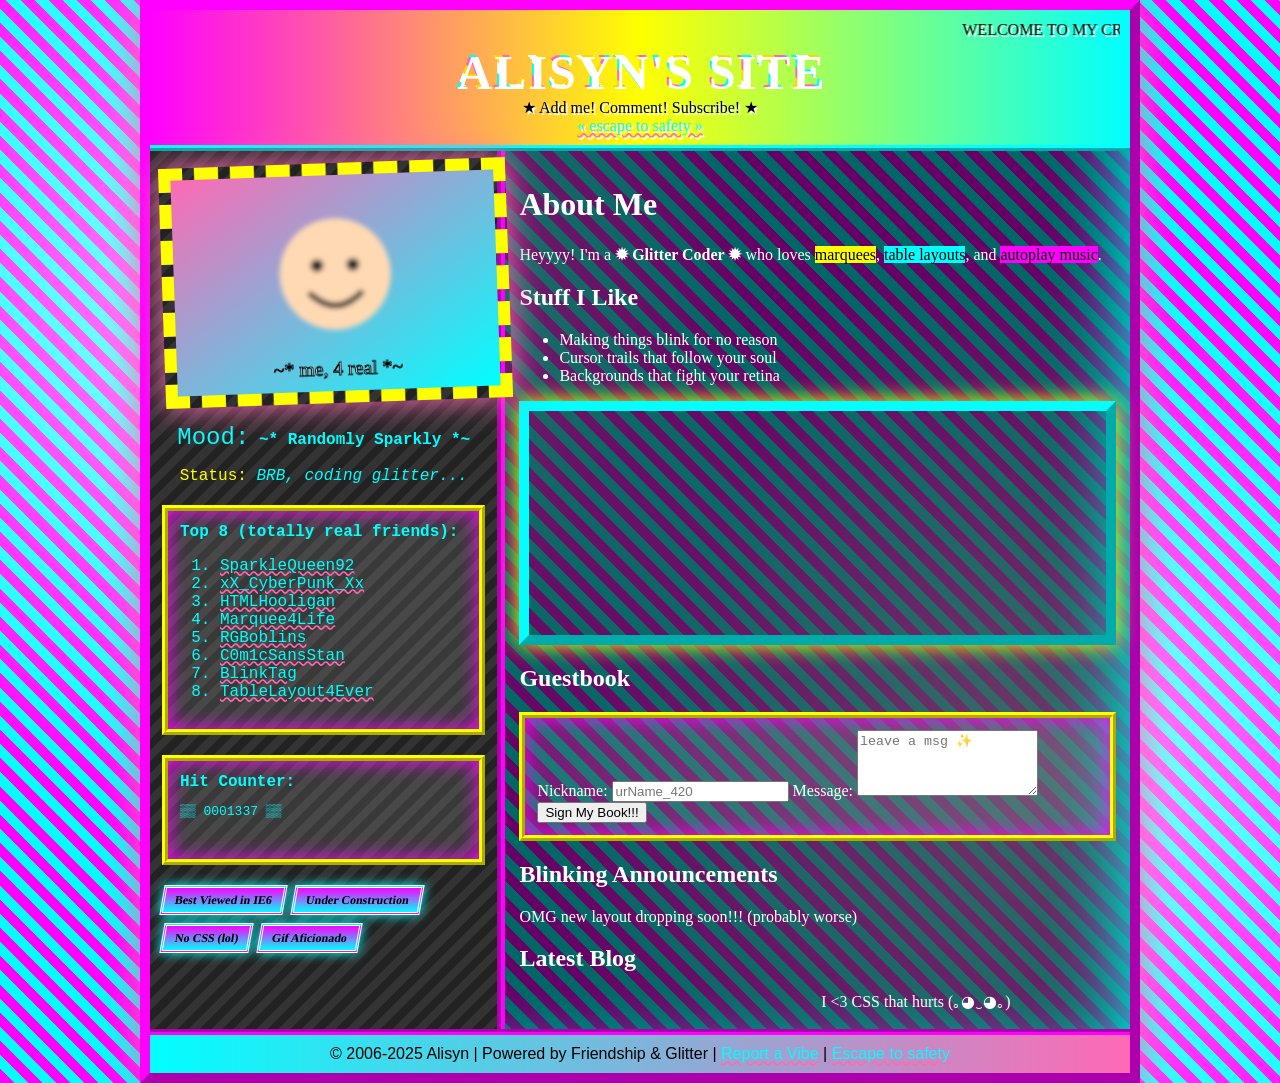
<file: eyesore.html>
<!DOCTYPE html>
<html>
<head>
  <meta charset="utf-8" />
  <title>★~* MySpace Vibes *~★</title>
  <meta name="viewport" content="width=device-width, initial-scale=1" />

  <!-- Content Security Policy (CSP): a TRAINING setup that breaks Pendo
       guides and the Designer on purpose, while everything else still works.
       Allowed:
         - this site's own files, inline scripts and inline styles
         - the Pendo agent (cdn.pendo.io) and sending analytics (data.pendo.io)
         - Session Replay's web worker (blob:) and the YouTube embed
       Left out on purpose (see Pendo's CSP help article):
         - guide content: content-<SUB_ID>.static.pendo.io and
           pendo-static-<SUB_ID>.storage.googleapis.com
         - the Designer / Visual Design Studio: app.pendo.io
       So page loads are clean, but CSP errors appear in the console when a
       guide tries to show or someone launches the Designer. -->
  <meta http-equiv="Content-Security-Policy" content="default-src 'self'; script-src 'self' 'unsafe-inline' https://cdn.pendo.io; style-src 'self' 'unsafe-inline'; connect-src 'self' https://data.pendo.io; img-src 'self' data: https://data.pendo.io; font-src 'self'; frame-src 'self' https://www.youtube.com; worker-src 'self' blob:">
  <style>
    /* ✨ Intentional eyesore: clashing colors, glittery chaos, deprecated vibes */

    /* Tiled glitter-ish background using animated gradients */
    body {
      margin: 0;
      background-image:
        repeating-linear-gradient(45deg, #ff00ff, #ff00ff 10px, #00ffff 10px, #00ffff 20px),
        radial-gradient(circle at 20% 30%, rgba(255,255,255,0.6), transparent 40%),
        radial-gradient(circle at 80% 70%, rgba(255,255,255,0.6), transparent 40%);
      background-blend-mode: screen, normal, normal;
      animation: bgflash 2.2s linear infinite;
      cursor: crosshair;
    }

    @keyframes bgflash {
      0% { filter: hue-rotate(0deg) saturate(180%); }
      50% { filter: hue-rotate(180deg) saturate(250%); }
      100% { filter: hue-rotate(360deg) saturate(180%); }
    }

    /* Page container in the worst possible way: fixed width, tables, and shadows on everything */
    .page {
      max-width: 980px;
      margin: 0 auto;
      box-shadow: 0 0 40px hotpink, 0 0 80px cyan inset;
      background: rgba(0,0,0,0.6);
      border: 10px outset fuchsia;
    }

    /* Header with marquee and blinking text */
    .header {
      background: linear-gradient(90deg, #ff00ff, #ffff00, #00ffff);
      padding: 10px;
      border-bottom: 6px ridge #00ffff;
      color: #000;
      text-align: center;
      font-family: "Comic Sans MS", "Papyrus", cursive;
      text-shadow: 2px 2px #fff;
    }

    .blink {
      animation: blink 0.6s steps(2, start) infinite;
    }
    @keyframes blink { to { visibility: hidden; } }

    .layout {
      display: table;
      width: 100%;
      table-layout: fixed;
    }
    .sidebar, .content {
      display: table-cell;
      vertical-align: top;
    }
    .sidebar {
      width: 33%;
      background: repeating-linear-gradient(135deg, #222, #222 8px, #333 8px, #333 16px);
      border-right: 8px groove #ff00ff;
      padding: 12px;
      color: #0ff;
      font-family: "Courier New", monospace;
    }
    .content {
      padding: 14px;
      color: #fff;
      font-family: "Times New Roman", serif;
    }

    /* Glitter text hack: animated background clip */
    .glitter-text {
      font-size: 48px;
      font-weight: 900;
      letter-spacing: 2px;
      background: repeating-linear-gradient(45deg, #fff 0 8px, #ffd700 8px 16px, #ff69b4 16px 24px, #0ff 24px 32px);
      -webkit-background-clip: text;
      background-clip: text;
      color: transparent;
      animation: shimmer 1.4s linear infinite;
      text-transform: uppercase;
    }
    @keyframes shimmer { to { background-position: 120px 0; } }

    /* Profile photo with sparkly border */
    .photo {
      width: 100%;
      border: 12px dashed #ffff00;
      box-shadow: 0 0 30px #ff69b4, 0 0 60px #0ff inset;
      transform: rotate(-2deg);
    }

    /* Link styles straight from 2006 */
    a:link { color: #00ffff; text-decoration: underline wavy hotpink; }
    a:visited { color: #ff00ff; }
    a:hover { background: #ffff00; color: #000; cursor: help; }

    /* Badges and buttons */
    .badges { display: flex; flex-wrap: wrap; gap: 8px; margin: 12px 0; }
    .badge {
      font: 700 12px/1 "Verdana";
      padding: 6px 10px;
      border: 3px double #fff;
      box-shadow: 0 0 12px #0ff;
      background: linear-gradient(180deg, #ff00ff, #00ffff);
      color: #000;
      transform: skewX(-10deg);
    }

    /* Guestbook + Counter box */
    .widget {
      margin: 20px 0;
      padding: 12px;
      background: rgba(255,255,255,0.1);
      border: 6px ridge #ffff00;
      box-shadow: 0 0 20px #ff00ff inset;
    }

    /* Tiny footer */
    .footer {
      padding: 10px;
      text-align: center;
      background: linear-gradient(90deg, #00ffff, #ff69b4);
      color: #000;
      font-family: Tahoma, sans-serif;
      border-top: 6px groove #ff00ff;
    }

    /* Cursor trail sparkles */
    .sparkle {
      position: fixed; pointer-events: none; width: 12px; height: 12px; border-radius: 50%;
      box-shadow: 0 0 10px 2px #fff; opacity: 0.9;
      mix-blend-mode: screen;
      animation: pop 600ms ease-out forwards;
    }
    @keyframes pop {
      0% { transform: translate(0,0) scale(1); opacity: 1; }
      100% { transform: translate(var(--dx), var(--dy)) scale(0); opacity: 0; }
    }

    /* Snowfall / glitter rain */
    .flake { position: fixed; top: -10px; font-size: 12px; animation: fall linear infinite; }
    @keyframes fall { to { transform: translateY(110vh) rotate(720deg); } }

    /* Iframe content box (because why not) */
    .player-box { border: 10px outset #00ffff; box-shadow: 0 0 20px #ffff00; margin: 10px 0; }

    /* Accessibility note (intentionally bad contrast): DO NOT use in real sites */
  </style>

  <!-- EASTER EGG PAGE. Found by entering the Konami code on any page (see layout.js).
       It is NOT in the nav or the About page on purpose.
       It loads the same Pendo setup as every other page so it can be tagged too. -->
  <script src="assets/js/config.js"></script>
  <script src="assets/js/session.js"></script>
  <script src="assets/js/pendo-snippet.js"></script>
</head>
<body>
  <!-- The original autoplaying Beethoven track was removed: its file no longer exists
       online, and browsers block autoplay audio anyway. Sorry, not sorry. -->

  <div class="page">
    <div class="header">
      <marquee scrollamount="12" direction="left">WELCOME TO MY CRIB ✨ WELCOME TO MY CRIB ✨ WELCOME TO MY CRIB ✨</marquee>
      <div class="glitter-text">Alisyn's Site</div>
      <div class="blink">★ Add me! Comment! Subscribe! ★</div>
      <div><a href="index.html">« escape to safety »</a></div>
    </div>

    <div class="layout">
      <div class="sidebar">
        <center>
          <img class="photo" alt="Blurry webcam selfie" src="data:image/svg+xml,%3Csvg%20xmlns%3D%22http%3A//www.w3.org/2000/svg%22%20width%3D%22360%22%20height%3D%22240%22%20viewBox%3D%220%200%20360%20240%22%3E%3Cdefs%3E%3ClinearGradient%20id%3D%22g%22%20x1%3D%220%22%20y1%3D%220%22%20x2%3D%221%22%20y2%3D%221%22%3E%3Cstop%20offset%3D%220%22%20stop-color%3D%22%23ff69b4%22/%3E%3Cstop%20offset%3D%221%22%20stop-color%3D%22%2300ffff%22/%3E%3C/linearGradient%3E%3Cfilter%20id%3D%22b%22%3E%3CfeGaussianBlur%20stdDeviation%3D%223%22/%3E%3C/filter%3E%3C/defs%3E%3Crect%20width%3D%22360%22%20height%3D%22240%22%20fill%3D%22url%28%23g%29%22/%3E%3Cg%20filter%3D%22url%28%23b%29%22%3E%3Ccircle%20cx%3D%22180%22%20cy%3D%22110%22%20r%3D%2262%22%20fill%3D%22%23ffd9b3%22/%3E%3Ccircle%20cx%3D%22160%22%20cy%3D%22100%22%20r%3D%227%22%20fill%3D%22%23222%22/%3E%3Ccircle%20cx%3D%22200%22%20cy%3D%22100%22%20r%3D%227%22%20fill%3D%22%23222%22/%3E%3Cpath%20d%3D%22M150%20130%20Q180%20160%20210%20130%22%20stroke%3D%22%23222%22%20stroke-width%3D%226%22%20fill%3D%22none%22/%3E%3C/g%3E%3Ctext%20x%3D%22180%22%20y%3D%22222%22%20font-family%3D%22Comic%20Sans%20MS%2C%20cursive%22%20font-size%3D%2222%22%20text-anchor%3D%22middle%22%20fill%3D%22%23fff%22%20stroke%3D%22%23000%22%20stroke-width%3D%221%22%3E~%2A%20me%2C%204%20real%20%2A~%3C/text%3E%3C/svg%3E" />
          <p><font size="+2">Mood:</font> <b>~* Randomly Sparkly *~</b></p>
          <p><font color="#ffff00">Status:</font> <i>BRB, coding glitter...</i></p>
        </center>

        <div class="widget">
          <b>Top 8 (totally real friends):</b>
          <ol>
            <li><a href="#">SparkleQueen92</a></li>
            <li><a href="#">xX_CyberPunk_Xx</a></li>
            <li><a href="#">HTMLHooligan</a></li>
            <li><a href="#">Marquee4Life</a></li>
            <li><a href="#">RGBoblins</a></li>
            <li><a href="#">C0m1cSansStan</a></li>
            <li><a href="#">BlinkTag</a></li>
            <li><a href="#">TableLayout4Ever</a></li>
          </ol>
        </div>

        <div class="widget">
          <b>Hit Counter:</b>
          <pre>
▒▒ 0001337 ▒▒
          </pre>
        </div>

        <div class="badges">
          <div class="badge">Best Viewed in IE6</div>
          <div class="badge">Under Construction</div>
          <div class="badge">No CSS (lol)</div>
          <div class="badge">Gif Aficionado</div>
        </div>
      </div>

      <div class="content">
        <h1>About Me</h1>
        <p>
          Heyyyy! I'm a <b>✹ Glitter Coder ✹</b> who loves <span style="background: #ff0; color:#000;">marquees</span>,
          <span style="background:#0ff; color:#000;">table layouts</span>, and <span style="background:#f0f; color:#000;">autoplay music</span>.
        </p>

        <h2>Stuff I Like</h2>
        <ul>
          <li>Making things blink for no reason</li>
          <li>Cursor trails that follow your soul</li>
          <li>Backgrounds that fight your retina</li>
        </ul>

        <div class="player-box">
          <iframe width="100%" height="220" src="https://www.youtube.com/embed/dQw4w9WgXcQ?rel=0" title="Totally 2000s Video" frameborder="0" allow="autoplay; encrypted-media" allowfullscreen></iframe>
        </div>

        <h2>Guestbook</h2>
        <form class="widget" onsubmit="alert('Thx 4 ur glitter!!!'); return false;">
          <label>Nickname:</label>
          <input type="text" placeholder="urName_420" />
          <label>Message:</label>
          <textarea rows="4" placeholder="leave a msg ✨"></textarea>
          <button type="submit">Sign My Book!!!</button>
        </form>

        <h2>Blinking Announcements</h2>
        <p class="blink">OMG new layout dropping soon!!! (probably worse)</p>

        <h2>Latest Blog</h2>
        <marquee behavior="alternate" scrollamount="8">I <3 CSS that hurts (｡◕‿◕｡)</marquee>
      </div>
    </div>

    <div class="footer">
      © 2006-2025 Alisyn | Powered by Friendship &amp; Glitter | <a href="#">Report a Vibe</a> | <a href="index.html">Escape to safety</a>
    </div>
  </div>

  <script>
    // Cursor sparkle trail
    document.addEventListener('pointermove', (e) => {
      for (let i = 0; i < 2; i++) {
        const s = document.createElement('div');
        s.className = 'sparkle';
        const size = 6 + Math.random() * 12;
        s.style.width = size + 'px';
        s.style.height = size + 'px';
        s.style.left = (e.clientX - size/2) + 'px';
        s.style.top = (e.clientY - size/2) + 'px';
        s.style.background = `radial-gradient(circle, white, ${Math.random() > 0.5 ? '#ff69b4' : '#00ffff'})`;
        const dx = (Math.random() - 0.5) * 60 + 'px';
        const dy = (Math.random() - 0.2) * 80 + 'px';
        s.style.setProperty('--dx', dx);
        s.style.setProperty('--dy', dy);
        document.body.appendChild(s);
        setTimeout(() => s.remove(), 700);
      }
    });

    // Glitter rain (like falling snow)
    function makeFlake() {
      const f = document.createElement('div');
      f.className = 'flake';
      f.textContent = Math.random() > 0.5 ? '✦' : '✧';
      f.style.left = Math.floor(Math.random() * 100) + 'vw';
      f.style.animationDuration = (5 + Math.random() * 6) + 's';
      document.body.appendChild(f);
      setTimeout(() => f.remove(), 12000);
    }
    setInterval(makeFlake, 300);
  </script>
</body>
</html>
</file>
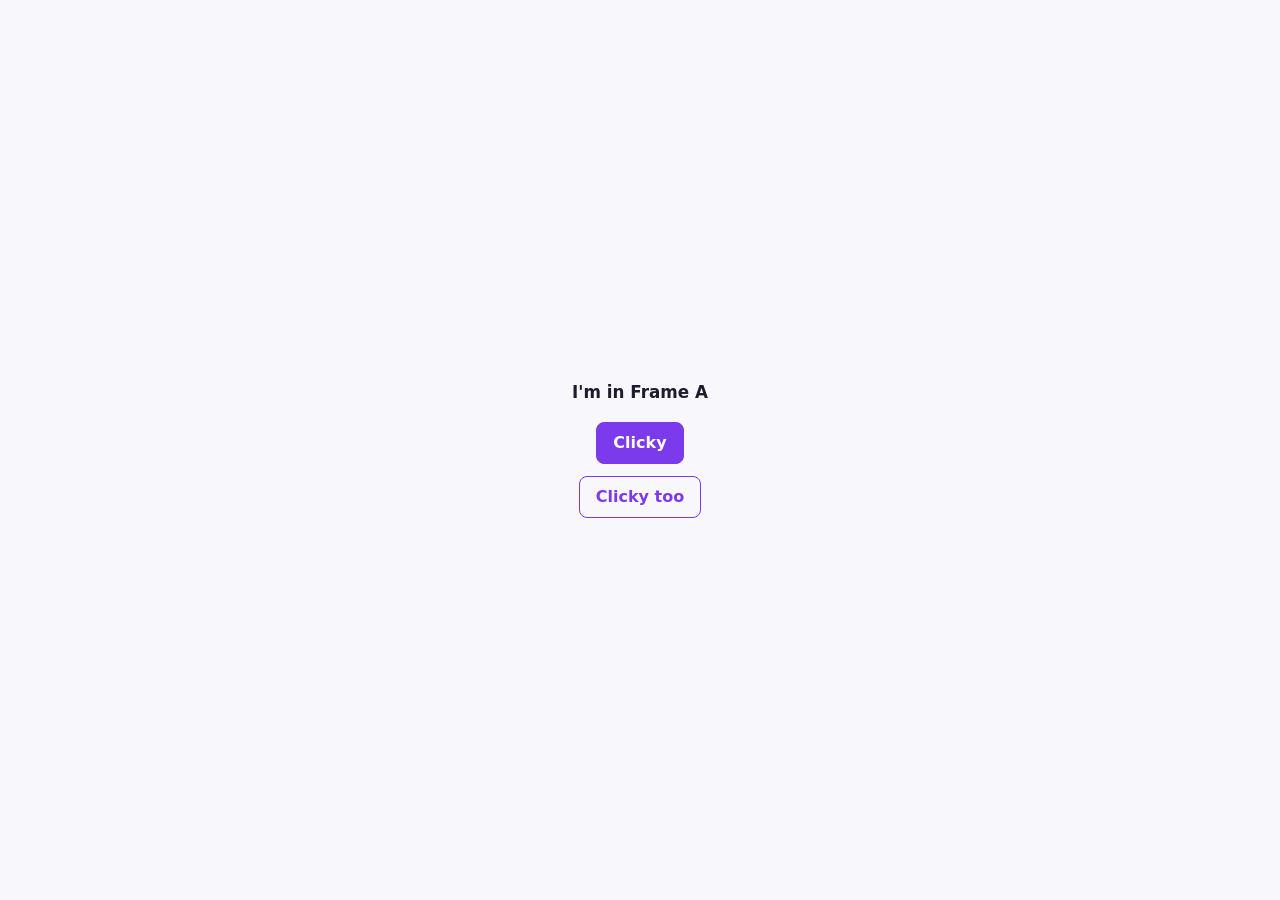
<file: frame-a.html>
<!DOCTYPE html>
<html lang="en">
<head>
  <meta charset="utf-8">
  <meta name="viewport" content="width=device-width, initial-scale=1">

  <!-- Content Security Policy (CSP): a TRAINING setup that breaks Pendo
       guides and the Designer on purpose, while everything else still works.
       Allowed:
         - this site's own files, inline scripts and inline styles
         - the Pendo agent (cdn.pendo.io) and sending analytics (data.pendo.io)
         - Session Replay's web worker (blob:) and the YouTube embed
       Left out on purpose (see Pendo's CSP help article):
         - guide content: content-<SUB_ID>.static.pendo.io and
           pendo-static-<SUB_ID>.storage.googleapis.com
         - the Designer / Visual Design Studio: app.pendo.io
       So page loads are clean, but CSP errors appear in the console when a
       guide tries to show or someone launches the Designer. -->
  <meta http-equiv="Content-Security-Policy" content="default-src 'self'; script-src 'self' 'unsafe-inline' https://cdn.pendo.io; style-src 'self' 'unsafe-inline'; connect-src 'self' https://data.pendo.io; img-src 'self' data: https://data.pendo.io; font-src 'self'; frame-src 'self' https://www.youtube.com; worker-src 'self' blob:">
  <title>Frame A</title>

  <!-- This file is shown INSIDE an iframe on frames.html.
       It needs its own copy of the styles, theme and Pendo scripts. -->
  <link rel="stylesheet" href="assets/css/style.css">
  <script src="assets/js/config.js"></script>
  <script src="assets/js/theme.js"></script>
  <script src="assets/js/session.js"></script>
  <script src="assets/js/pendo-snippet.js"></script>
</head>
<body class="frame-body">
  <h3>I'm in Frame A</h3>
  <button class="btn" id="frame-a-primary">Clicky</button>
  <button class="btn btn-outline" id="frame-a-secondary">Clicky too</button>
</body>
</html>
</file>
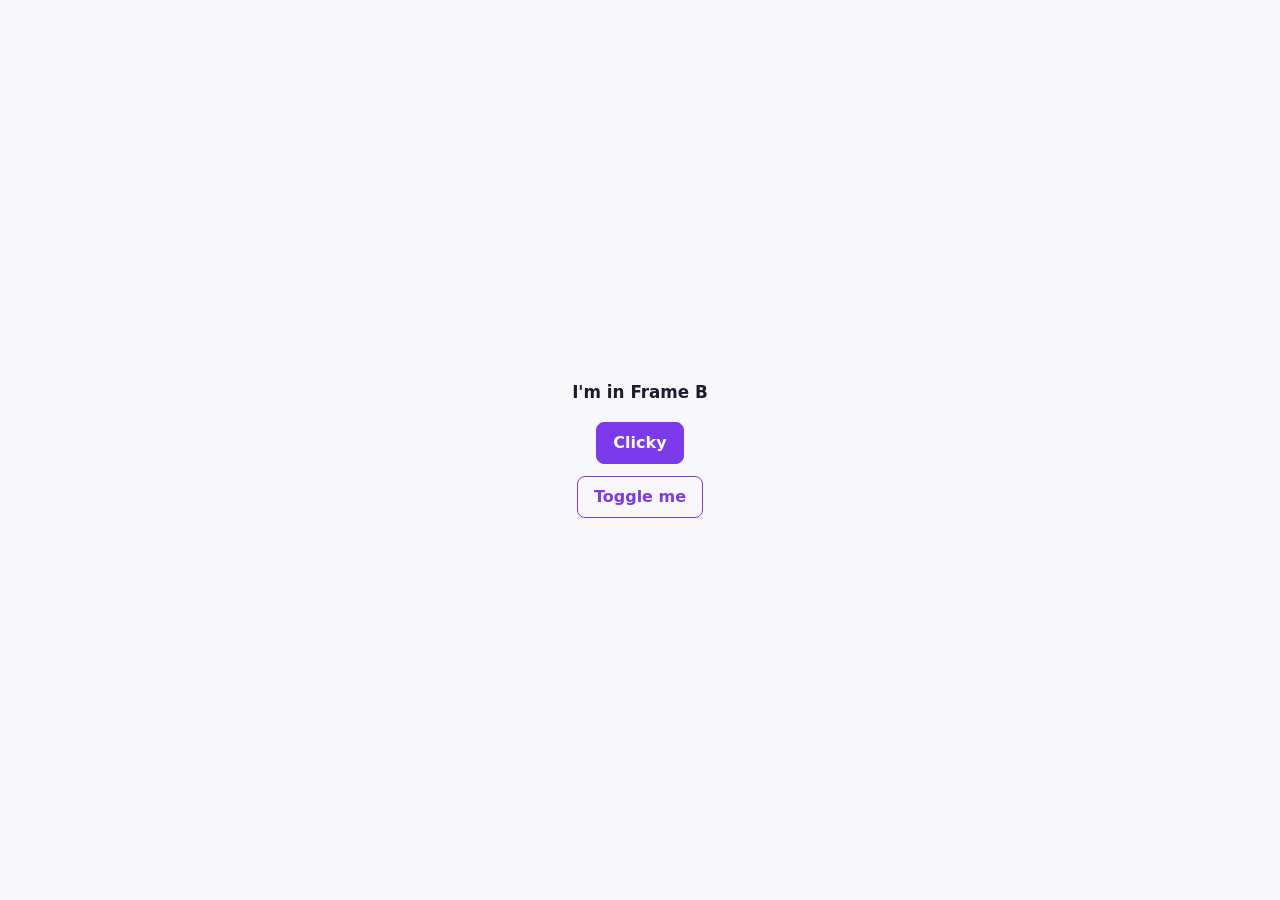
<file: frame-b.html>
<!DOCTYPE html>
<html lang="en">
<head>
  <meta charset="utf-8">
  <meta name="viewport" content="width=device-width, initial-scale=1">

  <!-- Content Security Policy (CSP): a TRAINING setup that breaks Pendo
       guides and the Designer on purpose, while everything else still works.
       Allowed:
         - this site's own files, inline scripts and inline styles
         - the Pendo agent (cdn.pendo.io) and sending analytics (data.pendo.io)
         - Session Replay's web worker (blob:) and the YouTube embed
       Left out on purpose (see Pendo's CSP help article):
         - guide content: content-<SUB_ID>.static.pendo.io and
           pendo-static-<SUB_ID>.storage.googleapis.com
         - the Designer / Visual Design Studio: app.pendo.io
       So page loads are clean, but CSP errors appear in the console when a
       guide tries to show or someone launches the Designer. -->
  <meta http-equiv="Content-Security-Policy" content="default-src 'self'; script-src 'self' 'unsafe-inline' https://cdn.pendo.io; style-src 'self' 'unsafe-inline'; connect-src 'self' https://data.pendo.io; img-src 'self' data: https://data.pendo.io; font-src 'self'; frame-src 'self' https://www.youtube.com; worker-src 'self' blob:">
  <title>Frame B</title>

  <!-- Shown INSIDE an iframe on frames.html (see frame-a.html for notes). -->
  <link rel="stylesheet" href="assets/css/style.css">
  <script src="assets/js/config.js"></script>
  <script src="assets/js/theme.js"></script>
  <script src="assets/js/session.js"></script>
  <script src="assets/js/pendo-snippet.js"></script>
</head>
<body class="frame-body">
  <h3>I'm in Frame B</h3>
  <!-- This one has NO id, so it's harder to tag than the ones in Frame A -->
  <button class="btn">Clicky</button>

  <!-- A small bit of script: clicking the button below swaps its text -->
  <button class="btn btn-outline" id="frame-b-toggle">Toggle me</button>
  <script>
    document.getElementById('frame-b-toggle').addEventListener('click', function () {
      this.textContent = this.textContent === 'Toggle me' ? 'Toggled!' : 'Toggle me';
    });
  </script>
</body>
</html>
</file>
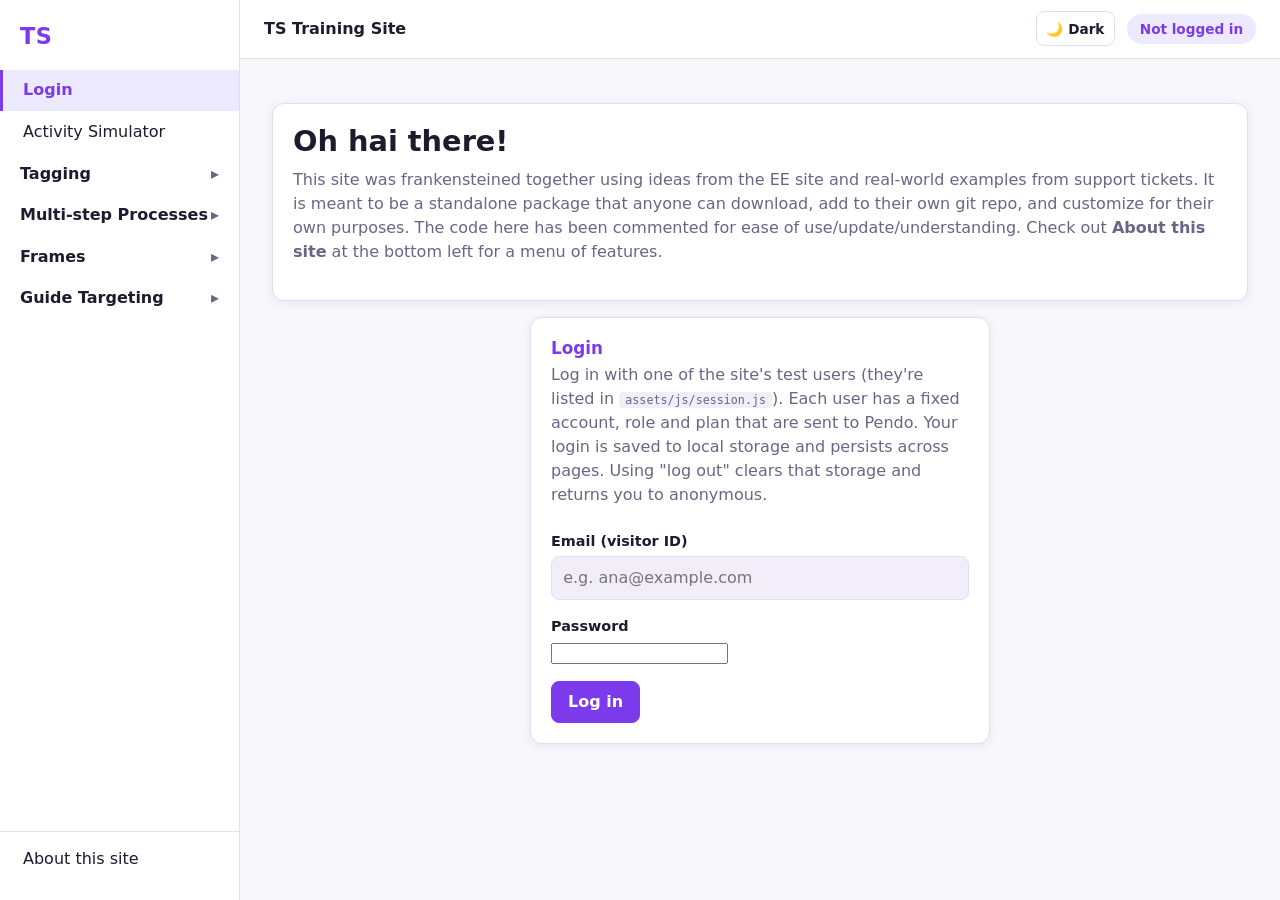
<file: frames.html>
<!DOCTYPE html>
<html lang="en">
<head>
  <meta charset="utf-8">
  <meta name="viewport" content="width=device-width, initial-scale=1">

  <!-- Content Security Policy (CSP): a TRAINING setup that breaks Pendo
       guides and the Designer on purpose, while everything else still works.
       Allowed:
         - this site's own files, inline scripts and inline styles
         - the Pendo agent (cdn.pendo.io) and sending analytics (data.pendo.io)
         - Session Replay's web worker (blob:) and the YouTube embed
       Left out on purpose (see Pendo's CSP help article):
         - guide content: content-<SUB_ID>.static.pendo.io and
           pendo-static-<SUB_ID>.storage.googleapis.com
         - the Designer / Visual Design Studio: app.pendo.io
       So page loads are clean, but CSP errors appear in the console when a
       guide tries to show or someone launches the Designer. -->
  <meta http-equiv="Content-Security-Policy" content="default-src 'self'; script-src 'self' 'unsafe-inline' https://cdn.pendo.io; style-src 'self' 'unsafe-inline'; connect-src 'self' https://data.pendo.io; img-src 'self' data: https://data.pendo.io; font-src 'self'; frame-src 'self' https://www.youtube.com; worker-src 'self' blob:">
  <title>Frames</title>

  <link rel="stylesheet" href="assets/css/style.css">

  <!-- Same load-first scripts as index.html (see the comment there). -->
  <script src="assets/js/config.js"></script>
  <script src="assets/js/theme.js"></script>
  <script src="assets/js/session.js"></script>
  <script src="assets/js/pendo-snippet.js"></script>
</head>
<!-- data-require-login: layout.js sends you to the login page if you're logged out -->
<body data-require-login>

<div class="app">
  <aside class="sidebar" id="sidebar"></aside>

  <div class="main-col">
    <header class="topbar" id="topbar"></header>

    <main class="content">
      <h1 class="page-title">Frames</h1>
      <p class="page-sub">
        This is a real, separate page (<code>frames.html</code>), not part of the single-page app.
        The two dashed boxes below are <code>&lt;iframe&gt;</code>s, each loading its own HTML file.
        Pendo has to be installed in each frame separately.
      </p>

      <div class="section">
        <h2>Two frames and one regular button</h2>
        <p class="hint">Can you tag a button in each frame, and the one that is NOT in a frame?</p>

        <div class="frame-row">
          <!-- Each iframe loads another HTML file into a box on this page -->
          <div class="frame-box">
            <h3>Frame A</h3>
            <iframe src="frame-a.html" title="Frame A"></iframe>
          </div>
          <div class="frame-box">
            <h3>Frame B</h3>
            <iframe src="frame-b.html" title="Frame B"></iframe>
          </div>
        </div>

        <!-- This button is on the main page, outside the frames -->
        <div class="row" style="margin-top:1.5rem">
          <button class="btn" id="not-a-frame">Don't forget about me!</button>
          <a class="btn btn-outline" href="index.html#tagging">← Back to the single-page app</a>
        </div>
      </div>
    </main>
  </div>
</div>

<script src="assets/js/layout.js"></script>
<!-- The simulator is loaded here too so a running simulation can continue on this page -->
<script src="assets/js/scenarios.js"></script>
<script src="assets/js/simulator.js"></script>
</body>
</html>
</file>
<file: assets/css/style.css>
/* =====================================================================
   TS test site - STYLESHEET
   One stylesheet for every page. Sections:
     1. Colors (light + dark themes live here as CSS variables)
     2. Base / reset
     3. Layout (sidebar, top banner, content area)
     4. Components (buttons, cards, forms, modals, etc.)
     5. Page-specific bits
     6. Small screens
   TIP: to change the purple, only edit --accent in section 1.
   ===================================================================== */


/* ---------- 1. COLORS ----------
   Every color in the site is a variable. Light mode is the default;
   dark mode overrides them when <html data-theme="dark"> (set by theme.js). */
:root {
  --accent:        #7c3aed;   /* main purple */
  --accent-hover:  #6d28d9;   /* darker purple for hover */
  --accent-soft:   #ede9fe;   /* very light purple (backgrounds) */
  --accent-text:   #ffffff;   /* text that sits ON the purple */

  --bg:            #f8f7fc;   /* page background */
  --surface:       #ffffff;   /* cards, sidebar, banner */
  --surface-2:     #f1eef9;   /* slightly darker surface (inputs, hover) */
  --text:          #1f1b2e;   /* main text */
  --text-muted:    #6b6585;   /* secondary text */
  --border:        #e3def2;   /* thin lines */
  --shadow:        0 2px 10px rgba(60, 30, 120, 0.08);
  --danger:        #dc2626;
  --success:       #16a34a;
}

[data-theme="dark"] {
  --accent:        #a78bfa;
  --accent-hover:  #c4b5fd;
  --accent-soft:   #2a2145;
  --accent-text:   #17122b;

  --bg:            #14111f;
  --surface:       #1d1930;
  --surface-2:     #262140;
  --text:          #ece9f7;
  --text-muted:    #a49fbd;
  --border:        #342d52;
  --shadow:        0 2px 10px rgba(0, 0, 0, 0.4);
}


/* ---------- 2. BASE ---------- */
* { box-sizing: border-box; }

body {
  margin: 0;
  font-family: system-ui, -apple-system, "Segoe UI", Roboto, sans-serif;
  background: var(--bg);
  color: var(--text);
  line-height: 1.5;
}

h1, h2, h3, h4 { margin: 0 0 .5rem; line-height: 1.25; }
h1 { font-size: 1.8rem; }
h2 { font-size: 1.3rem; }
h3 { font-size: 1.05rem; }
p  { margin: 0 0 1rem; }
a  { color: var(--accent); }
code {
  background: var(--surface-2);
  padding: 1px 6px;
  border-radius: 4px;
  font-size: .9em;
}
.muted { color: var(--text-muted); }
.hidden { display: none !important; }   /* JS adds/removes this class to show/hide things */


/* ---------- 3. LAYOUT ----------
   The page is a two-column grid: sidebar on the left, everything else on the right. */
.app {
  display: grid;
  grid-template-columns: 240px 1fr;
  min-height: 100vh;
}

/* Left navigation */
.sidebar {
  background: var(--surface);
  border-right: 1px solid var(--border);
  padding: 1.25rem 0;
  position: sticky;      /* stays put while the content scrolls */
  top: 0;
  height: 100vh;
  overflow-y: auto;
  display: flex;         /* a column, so the About link can sit at the bottom */
  flex-direction: column;
}
.sidebar > * { flex: none; }
.nav-bottom { margin-top: auto; border-top: 1px solid var(--border); padding-top: .4rem; }
.brand {
  font-size: 1.4rem;
  font-weight: 700;
  color: var(--accent);
  padding: 0 1.25rem 1rem;
  letter-spacing: .5px;
}
.nav-group-label {
  font-size: .72rem;
  text-transform: uppercase;
  letter-spacing: 1px;
  color: var(--text-muted);
  padding: 1rem 1.25rem .3rem;
}
.nav-link {
  display: block;
  padding: .55rem 1.25rem;
  color: var(--text);
  text-decoration: none;
  border-left: 3px solid transparent;
}
/* Collapsible sections: a header button, and a list of links that shows when .open */
.nav-section-btn {
  display: flex; justify-content: space-between; align-items: center;
  width: 100%; background: none; border: none; font: inherit; font-weight: 600;
  color: var(--text); padding: .55rem 1.25rem; cursor: pointer; text-align: left;
}
.nav-section-btn:hover { background: var(--surface-2); }
.chev { color: var(--text-muted); transition: transform .15s; }
.nav-section.open .chev { transform: rotate(90deg); }
.nav-sub { display: none; }
.nav-section.open .nav-sub { display: block; }
.nav-sublink { padding-left: 2.25rem; font-size: .93rem; }

.nav-link:hover  { background: var(--surface-2); }
.nav-link.active {                      /* the page you are on */
  background: var(--accent-soft);
  border-left-color: var(--accent);
  color: var(--accent);
  font-weight: 600;
}

/* Right column = top banner + content */
.main-col { display: flex; flex-direction: column; min-width: 0; }

.topbar {
  display: flex;
  align-items: center;
  gap: .75rem;
  padding: .7rem 1.5rem;
  background: var(--surface);
  border-bottom: 1px solid var(--border);
  position: sticky;
  top: 0;
  z-index: 20;
}
.topbar .spacer { flex: 1; }            /* pushes everything after it to the right */
.user-chip {
  background: var(--accent-soft);
  color: var(--accent);
  padding: .3rem .8rem;
  border-radius: 999px;
  font-size: .85rem;
  font-weight: 600;
}
/* hamburger: only shown on small screens. ".topbar" is in the selector so this
   beats the ".btn" rule further down (which would otherwise make it always show). */
.topbar .menu-btn { display: none; }

.content { padding: 1.75rem 2rem 3rem; max-width: 1100px; width: 100%; }

.page-title { margin-bottom: .25rem; }
.page-sub   { color: var(--text-muted); margin-bottom: 1.5rem; }


/* ---------- 4. COMPONENTS ---------- */

/* Buttons */
.btn {
  display: inline-block;
  font: inherit;
  font-weight: 600;
  padding: .5rem 1rem;
  border-radius: 8px;
  border: 1px solid var(--accent);
  background: var(--accent);
  color: var(--accent-text);
  cursor: pointer;
  text-decoration: none;
}
.btn:hover { background: var(--accent-hover); border-color: var(--accent-hover); }
.btn-outline { background: transparent; color: var(--accent); }
.btn-outline:hover { background: var(--accent-soft); color: var(--accent); }
.btn-small { padding: .3rem .7rem; font-size: .85rem; }
.btn-icon  { padding: .4rem .6rem; background: transparent; color: var(--text); border-color: var(--border); }
.btn-icon:hover { background: var(--surface-2); color: var(--text); border-color: var(--border); }

/* Cards and grids */
.card {
  background: var(--surface);
  border: 1px solid var(--border);
  border-radius: 12px;
  padding: 1.25rem;
  box-shadow: var(--shadow);
}
.card h3 { color: var(--accent); }
.grid { display: grid; gap: 1rem; grid-template-columns: repeat(auto-fill, minmax(220px, 1fr)); }
.section { margin-bottom: 2.5rem; }
.section > h2 { padding-bottom: .4rem; border-bottom: 2px solid var(--accent-soft); margin-bottom: .4rem; }
.section > .hint { color: var(--text-muted); margin-bottom: 1rem; }
.row { display: flex; flex-wrap: wrap; gap: .75rem; align-items: center; }

/* Forms */
label { display: block; font-weight: 600; margin-bottom: .25rem; font-size: .9rem; }
input[type="text"], input[type="email"], input[type="search"], select, textarea {
  width: 100%;
  font: inherit;
  padding: .55rem .7rem;
  background: var(--surface-2);
  color: var(--text);
  border: 1px solid var(--border);
  border-radius: 8px;
}
input:focus, select:focus, textarea:focus, button:focus-visible {
  outline: 2px solid var(--accent);
  outline-offset: 1px;
}
.field { margin-bottom: 1rem; }
input[type="checkbox"], input[type="radio"] { accent-color: var(--accent); }

/* Modals: a dark overlay with a centered box.
   JS adds .open to show one. */
.modal-overlay {
  position: fixed;
  inset: 0;
  background: rgba(10, 5, 25, .55);
  display: none;
  align-items: center;
  justify-content: center;
  z-index: 100;
  padding: 1rem;
}
.modal-overlay.open { display: flex; }
.modal {
  background: var(--surface);
  border: 1px solid var(--border);
  border-radius: 14px;
  padding: 1.5rem;
  width: 100%;
  max-width: 440px;
  box-shadow: 0 10px 40px rgba(0, 0, 0, .35);
}
.modal-footer { display: flex; justify-content: flex-end; gap: .5rem; margin-top: 1.25rem; }
.modal-x { float: right; background: none; border: none; font-size: 1.4rem; cursor: pointer; color: var(--text-muted); }

/* Native <dialog> (top layer). Styled to match the regular modals.
   The dimmed backdrop is the ::backdrop pseudo-element. */
.top-dialog {
  background: var(--surface);
  color: var(--text);
  border: 1px solid var(--border);
  border-radius: 14px;
  padding: 1.5rem;
  width: 100%;
  max-width: 440px;
  box-shadow: 0 10px 40px rgba(0, 0, 0, .35);
}
.top-dialog::backdrop { background: rgba(10, 5, 25, .55); }

/* Small pieces */
.badge {
  display: inline-block;
  background: var(--accent);
  color: var(--accent-text);
  font-size: .7rem;
  font-weight: 700;
  padding: 1px 7px;
  border-radius: 999px;
}
.tabs { display: flex; gap: .25rem; border-bottom: 1px solid var(--border); margin-bottom: 1rem; }
.tab  { background: none; border: none; font: inherit; padding: .5rem 1rem; cursor: pointer; color: var(--text-muted); border-bottom: 3px solid transparent; }
.tab.active { color: var(--accent); border-bottom-color: var(--accent); font-weight: 600; }
.tab-panel { display: none; }
.tab-panel.active { display: block; }

details { background: var(--surface); border: 1px solid var(--border); border-radius: 8px; padding: .6rem 1rem; margin-bottom: .5rem; }
summary { cursor: pointer; font-weight: 600; }

.toast {
  position: fixed; bottom: 1.5rem; right: 1.5rem;
  background: var(--accent); color: var(--accent-text);
  padding: .7rem 1.1rem; border-radius: 10px; box-shadow: var(--shadow);
  z-index: 200;
}

.banner-slot {      /* an empty strip guides can target to show a banner */
  border: 2px dashed var(--border);
  border-radius: 10px;
  padding: 1rem;
  text-align: center;
  color: var(--text-muted);
}


/* ---------- 5. PAGE-SPECIFIC ---------- */

/* SPA "pages": only the one matching the URL hash is visible (see app.js) */
.page { display: none; }
.page.active { display: block; }

/* Login page */
.login-box { max-width: 460px; margin: 1rem auto; }
/* overflow-wrap: anywhere lets the long JSON line break inside the box */
/* Wrong email or password message on the login page */
.login-error { color: var(--danger); font-size: .9rem; margin: 0 0 .75rem; }
.session-box { background: var(--accent-soft); border-radius: 10px; padding: .8rem 1rem; margin-top: 1rem; font-size: .9rem; overflow-wrap: anywhere; }

/* Dropdown that opens on hover (a "disappearing element" for tagging practice) */
.hover-menu { position: relative; display: inline-block; }
.hover-menu .menu-items {
  display: none; position: absolute; top: 100%; left: 0; min-width: 180px;
  background: var(--surface); border: 1px solid var(--border); border-radius: 8px;
  box-shadow: var(--shadow); padding: .4rem; z-index: 10;
}
.hover-menu:hover .menu-items { display: block; }
.hover-menu .menu-items button { display: block; width: 100%; text-align: left; background: none; border: none; color: var(--text); font: inherit; padding: .4rem .6rem; cursor: pointer; border-radius: 6px; }
.hover-menu .menu-items button:hover { background: var(--accent-soft); }

/* Wizard progress dots for the multi-step process */
.steps { display: flex; gap: .5rem; margin-bottom: 1.25rem; }
.step { flex: 1; text-align: center; padding: .5rem; border-radius: 8px; background: var(--surface-2); color: var(--text-muted); font-size: .85rem; }
.step.current { background: var(--accent); color: var(--accent-text); font-weight: 700; }
.step.done    { background: var(--accent-soft); color: var(--accent); }

/* Frames page */
.frame-row { display: flex; gap: 1rem; flex-wrap: wrap; align-items: stretch; }
.frame-box { flex: 1 1 260px; }
.frame-box iframe { width: 100%; height: 220px; border: 2px dashed var(--accent); border-radius: 10px; background: var(--surface); }

/* Content INSIDE the iframes (frame-a.html / frame-b.html) */
.frame-body { display: flex; flex-direction: column; align-items: center; justify-content: center; gap: .75rem; min-height: 100vh; margin: 0; padding: 1rem; }

/* Tiny "identical twins" cards on the tagging page */
.twin { text-align: center; }
.twin .pic { font-size: 2.2rem; }


/* Table (tagging page, repeated rows) */
.table { width: 100%; border-collapse: collapse; background: var(--surface); border: 1px solid var(--border); border-radius: 10px; overflow: hidden; }
.table th, .table td { text-align: left; padding: .6rem .9rem; border-bottom: 1px solid var(--border); }
.table th { background: var(--surface-2); font-size: .85rem; }

/* Nested click targets */
.nested-icon { font-size: 1.1rem; }
.nested-card { cursor: pointer; padding: .6rem 1rem; }
.emoji-click { font-size: 1.8rem; cursor: pointer; }
.link-list { line-height: 2; }

/* Toggle switch: a normal checkbox, visually replaced by a track */
.switch { display: flex; align-items: center; gap: .6rem; cursor: pointer; }
.switch input { position: absolute; opacity: 0; }
.switch-track { width: 40px; height: 22px; border-radius: 999px; background: var(--border); position: relative; transition: background .2s; }
.switch-track::after { content: ""; position: absolute; top: 3px; left: 3px; width: 16px; height: 16px; border-radius: 50%; background: #fff; transition: transform .2s; }
.switch input:checked + .switch-track { background: var(--accent); }
.switch input:checked + .switch-track::after { transform: translateX(18px); }
.switch input:focus-visible + .switch-track { outline: 2px solid var(--accent); outline-offset: 2px; }

/* Guides: widgets page */
.stars { display: flex; gap: .15rem; }
.star { background: none; border: none; font-size: 2rem; cursor: pointer; color: var(--border); padding: 0; }
.star.on { color: var(--accent); }
.scroll-spacer { height: 900px; display: flex; align-items: center; justify-content: center; color: var(--text-muted); border: 2px dashed var(--border); border-radius: 10px; margin-bottom: 1rem; }

/* Scroll Targets page */
.scroll-box { height: 220px; overflow-y: auto; border: 2px solid var(--accent); border-radius: 10px; padding: 1rem; background: var(--surface); }
.scroll-strip { overflow-x: auto; border: 2px solid var(--accent); border-radius: 10px; background: var(--surface); }
.strip-inner { display: flex; align-items: center; gap: 1rem; width: 2400px; padding: 1.25rem; }   /* much wider than the screen */
.strip-filler { flex: 1; text-align: center; color: var(--text-muted); }

/* Scroll to Reveal: the three ways Pendo considers an element NOT visible.
   The holder keeps the layout space so the observer has something to watch. */
.reveal-holder { min-height: 60px; display: flex; align-items: center; }
.reveal-target[data-hide="visibility"] { visibility: hidden; }
.reveal-target[data-hide="opacity"]    { opacity: 0; }
.reveal-target[data-hide="display"]    { display: none; }
.reveal-target.revealed { visibility: visible; opacity: 1; display: inline-block; }

/* Duplicate DOM: both copies sit in the same grid cell (stacked), and
   whichever one is NOT .active gets hidden by the block's data-hide method. */
.dup-stack { display: grid; }
.dup-copy { grid-area: 1 / 1; }
.dup-block[data-hide="display"]    .dup-copy:not(.active) { display: none; }
.dup-block[data-hide="visibility"] .dup-copy:not(.active) { visibility: hidden; }
.dup-block[data-hide="opacity"]    .dup-copy:not(.active) { opacity: 0; }
.dup-copy:not(.active) { pointer-events: none; }   /* so the invisible copy never steals clicks */
.dup-controls { margin-top: .75rem; }

/* ---------- Checkout ---------- */
.checkout-layout { display: grid; gap: 1rem; grid-template-columns: 1.6fr 1fr; align-items: start; }
.product-card { text-align: center; }
.product-pic { font-size: 3rem; }
.cart-line { display: flex; align-items: center; gap: .75rem; padding: .6rem 0; border-bottom: 1px solid var(--border); }
.cart-line:last-child { border-bottom: none; }
.cart-pic { font-size: 1.8rem; }
.cart-name { flex: 1; }
.qty { display: flex; align-items: center; gap: .4rem; }
.qty-value { min-width: 1.5rem; text-align: center; font-weight: 600; }
.cart-price { min-width: 4.5rem; text-align: right; font-weight: 600; }
.sum-row { display: flex; justify-content: space-between; padding: .25rem 0; }
.sum-total { border-top: 1px solid var(--border); margin-top: .4rem; padding-top: .5rem; font-weight: 700; font-size: 1.1rem; }

/* ---------- AI agent chat ---------- */
.chat { display: flex; flex-direction: column; max-width: 720px; height: 600px; background: var(--surface); border: 1px solid var(--border); border-radius: 14px; box-shadow: var(--shadow); overflow: hidden; }
.chat-header { display: flex; align-items: center; gap: .75rem; padding: .8rem 1rem; border-bottom: 1px solid var(--border); }
.chat-avatar, .msg-avatar { width: 34px; height: 34px; flex: none; border-radius: 50%; background: var(--accent-soft); display: flex; align-items: center; justify-content: center; }
.chat-log { flex: 1; overflow-y: auto; padding: 1rem; display: flex; flex-direction: column; gap: .8rem; }
.msg { display: flex; gap: .6rem; max-width: 85%; }
.msg-user { align-self: flex-end; flex-direction: row-reverse; }
.msg-text { padding: .6rem .9rem; border-radius: 14px; background: var(--surface-2); }
.msg-user .msg-text { background: var(--accent); color: var(--accent-text); }
.msg-sources { font-size: .82rem; margin-top: .3rem; color: var(--text-muted); }
.msg-actions { display: flex; gap: .25rem; margin-top: .25rem; }
.msg-action { background: none; border: 1px solid transparent; border-radius: 6px; cursor: pointer; padding: .1rem .4rem; opacity: .65; }
.msg-action:hover { opacity: 1; background: var(--surface-2); }
.msg-action.on { opacity: 1; border-color: var(--accent); background: var(--accent-soft); }
.agent-steps { align-self: flex-start; margin-left: 2.6rem; font-size: .85rem; color: var(--text-muted); }
.dots i { display: inline-block; width: 7px; height: 7px; margin: 0 2px; border-radius: 50%; background: var(--text-muted); animation: blink 1s infinite; }
.dots i:nth-child(2) { animation-delay: .2s; }
.dots i:nth-child(3) { animation-delay: .4s; }
@keyframes blink { 0%, 80%, 100% { opacity: .2; } 40% { opacity: 1; } }
.chat-suggestions { display: flex; flex-wrap: wrap; gap: .4rem; padding: .5rem 1rem 0; }
.chip { font: inherit; font-size: .85rem; background: var(--accent-soft); color: var(--accent); border: 1px solid var(--border); border-radius: 999px; padding: .25rem .75rem; cursor: pointer; }
.chip:hover { border-color: var(--accent); }
.chat-form { display: flex; gap: .5rem; padding: .75rem 1rem; }
.chat-form textarea { resize: none; }

/* ---------- Data table ---------- */
.table-toolbar { margin-bottom: 1rem; }
.table-wrap { overflow-x: auto; }
.data-table th.sortable { cursor: pointer; user-select: none; white-space: nowrap; }
.data-table th.sortable:hover { background: var(--accent-soft); }
.data-table .actions-col { text-align: right; white-space: nowrap; }
.icon-btn { background: none; border: 1px solid transparent; color: var(--text-muted); border-radius: 6px; padding: .3rem; cursor: pointer; line-height: 0; }
.icon-btn:hover { color: var(--accent); background: var(--accent-soft); border-color: var(--border); }
.pill { padding: 1px 9px; border-radius: 999px; font-size: .8rem; font-weight: 600; background: var(--surface-2); }
.pill-active  { background: var(--accent-soft); color: var(--accent); }
.pill-away    { background: #fef3c7; color: #92400e; }
.pill-offline { background: var(--surface-2); color: var(--text-muted); }
.menu-anchor { position: relative; }
.popover { position: absolute; top: 110%; left: 0; z-index: 30; min-width: 240px; background: var(--surface); border: 1px solid var(--border); border-radius: 10px; box-shadow: var(--shadow); padding: .5rem; }
.popover.hidden { display: none; }
.col-item { display: flex; justify-content: space-between; align-items: center; padding: .2rem .3rem; }
.col-item label { display: flex; gap: .4rem; margin: 0; font-weight: 500; }

/* ---------- About page ---------- */
.about-section { margin-bottom: 1.75rem; }
.about-list { display: grid; gap: .75rem; grid-template-columns: repeat(auto-fill, minmax(300px, 1fr)); }
.about-item h3 { margin-bottom: .25rem; }
.about-item h3 a { text-decoration: none; }
.about-item p { margin: 0; color: var(--text-muted); font-size: .93rem; }

/* ---------- Activity simulator ---------- */
.sim-options { display: grid; gap: .5rem; grid-template-columns: repeat(auto-fill, minmax(260px, 1fr)); }
.sim-option { font-weight: 400; background: var(--surface-2); border-radius: 8px; padding: .5rem .75rem; cursor: pointer; margin: 0; }
.sim-log { background: var(--surface-2); border-radius: 8px; padding: .75rem; max-height: 240px; overflow: auto; font-size: .8rem; margin: 0; white-space: pre-wrap; }
.sim-chip { position: fixed; left: 260px; bottom: 1rem; z-index: 150; display: flex; align-items: center; gap: .6rem; background: var(--surface); border: 2px solid var(--accent); border-radius: 999px; padding: .35rem .5rem .35rem 1rem; box-shadow: var(--shadow); font-size: .85rem; }
.sim-chip.hidden { display: none; }

.launcher { position: fixed; right: 1.5rem; bottom: 4.5rem; width: 52px; height: 52px; border-radius: 50%; border: none; background: var(--accent); color: var(--accent-text); font-size: 1.4rem; font-weight: 700; cursor: pointer; box-shadow: var(--shadow); z-index: 40; }
.launcher-panel { position: fixed; right: 1.5rem; bottom: 8.5rem; width: 240px; display: flex; flex-direction: column; gap: .5rem; background: var(--surface); border: 1px solid var(--border); border-radius: 12px; padding: 1rem; box-shadow: var(--shadow); z-index: 40; }
.launcher-panel.hidden { display: none; }
.consent-bar { position: fixed; left: 240px; right: 0; bottom: 0; display: flex; gap: .75rem; align-items: center; padding: .75rem 1.5rem; background: var(--surface); border-top: 1px solid var(--border); z-index: 30; }
.consent-bar span { flex: 1; }


/* ---------- 6. SMALL SCREENS ---------- */
@media (max-width: 800px) {
  .app { grid-template-columns: 1fr; }
  .sidebar { position: fixed; left: -260px; width: 240px; z-index: 50; transition: left .2s; }
  .sidebar.open { left: 0; }
  .consent-bar { left: 0; }
  .sim-chip { left: 1rem; }
  .checkout-layout { grid-template-columns: 1fr; }
  .topbar .menu-btn { display: inline-block; }
  .content { padding: 1.25rem 1rem 3rem; }
}
</file>
